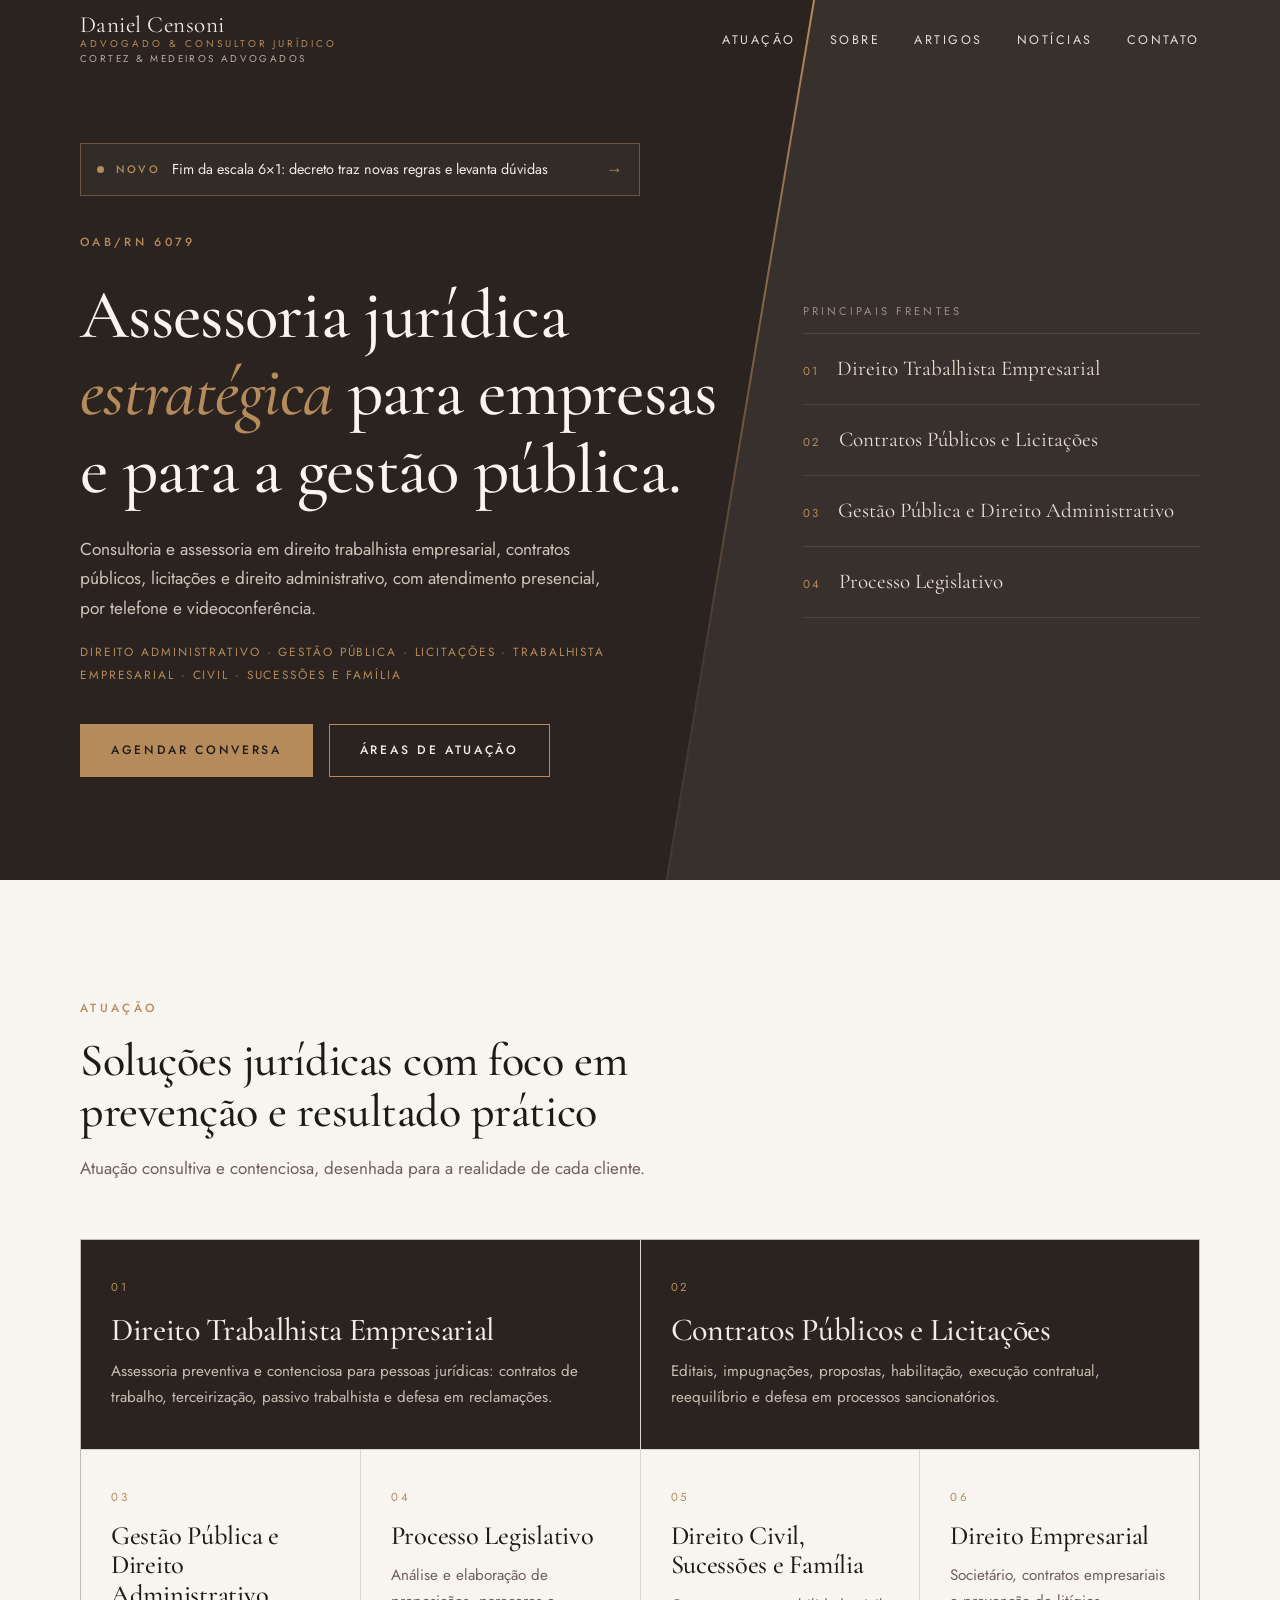
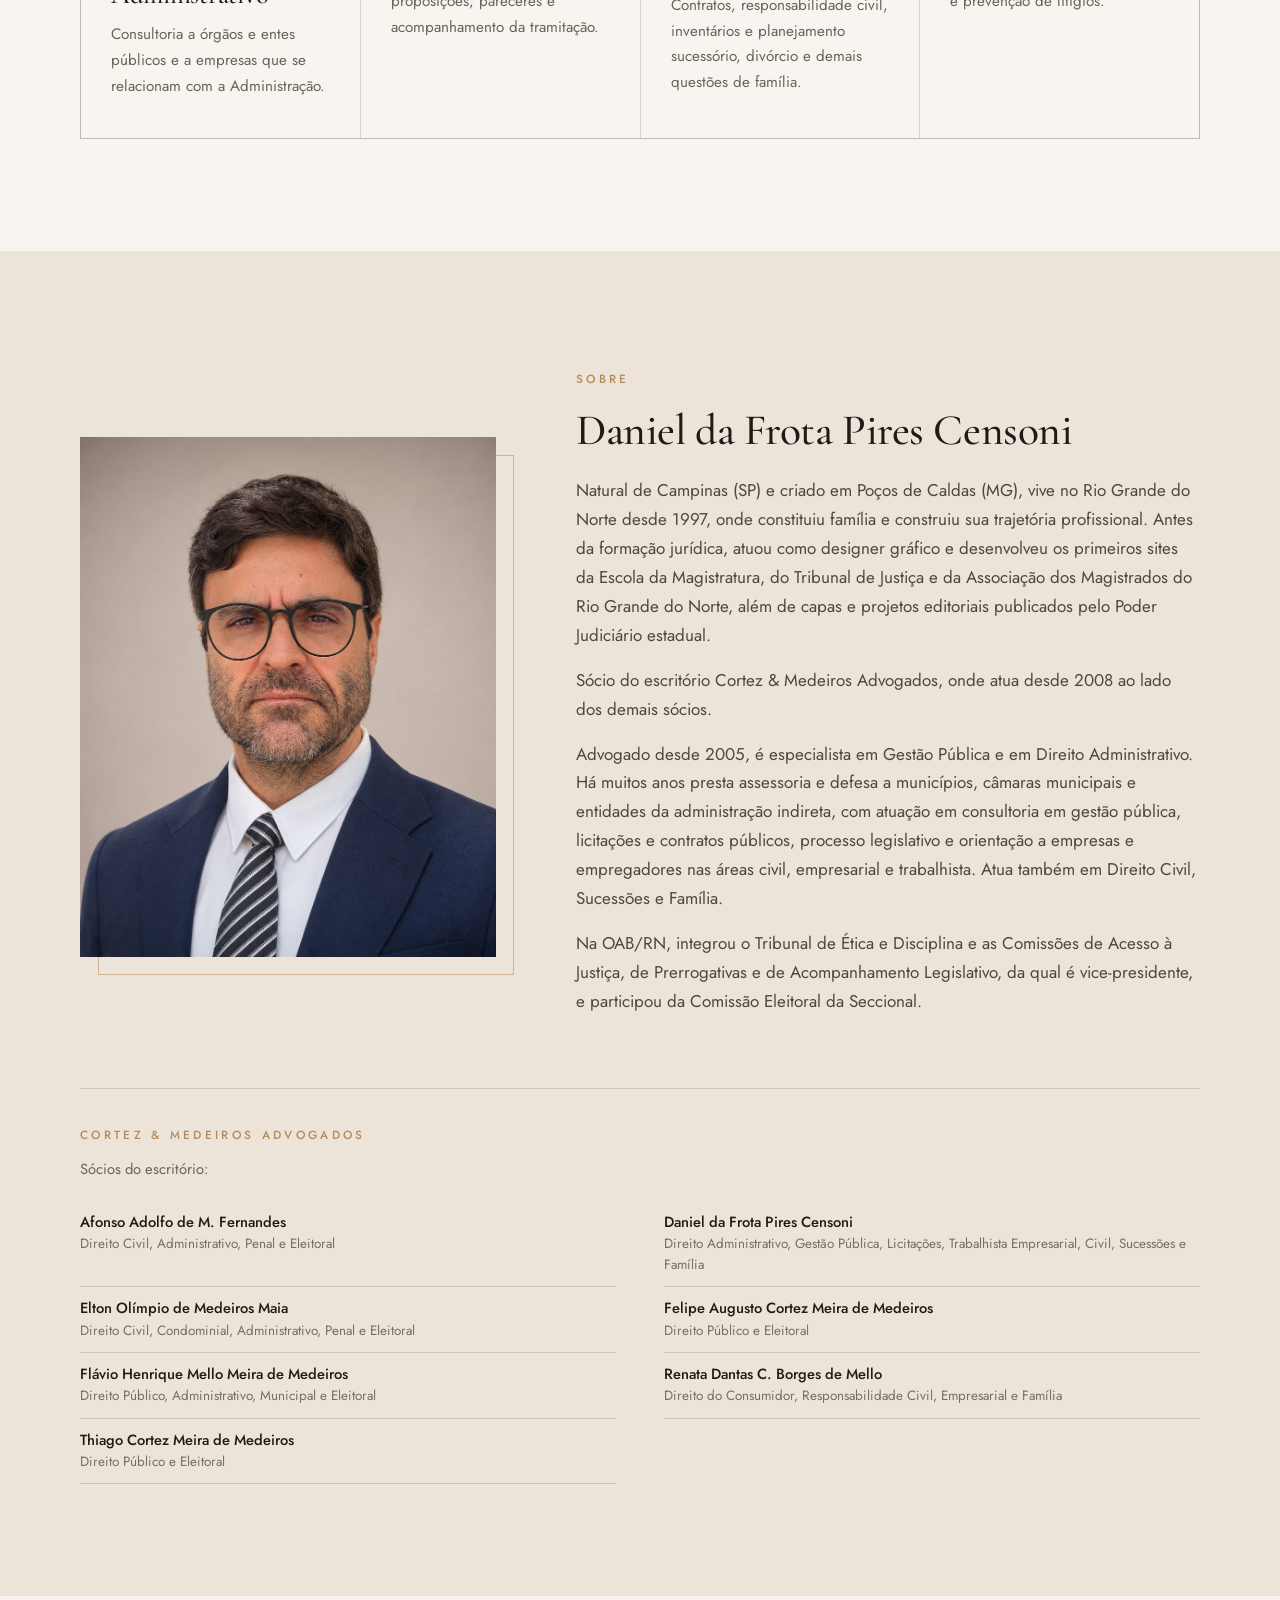
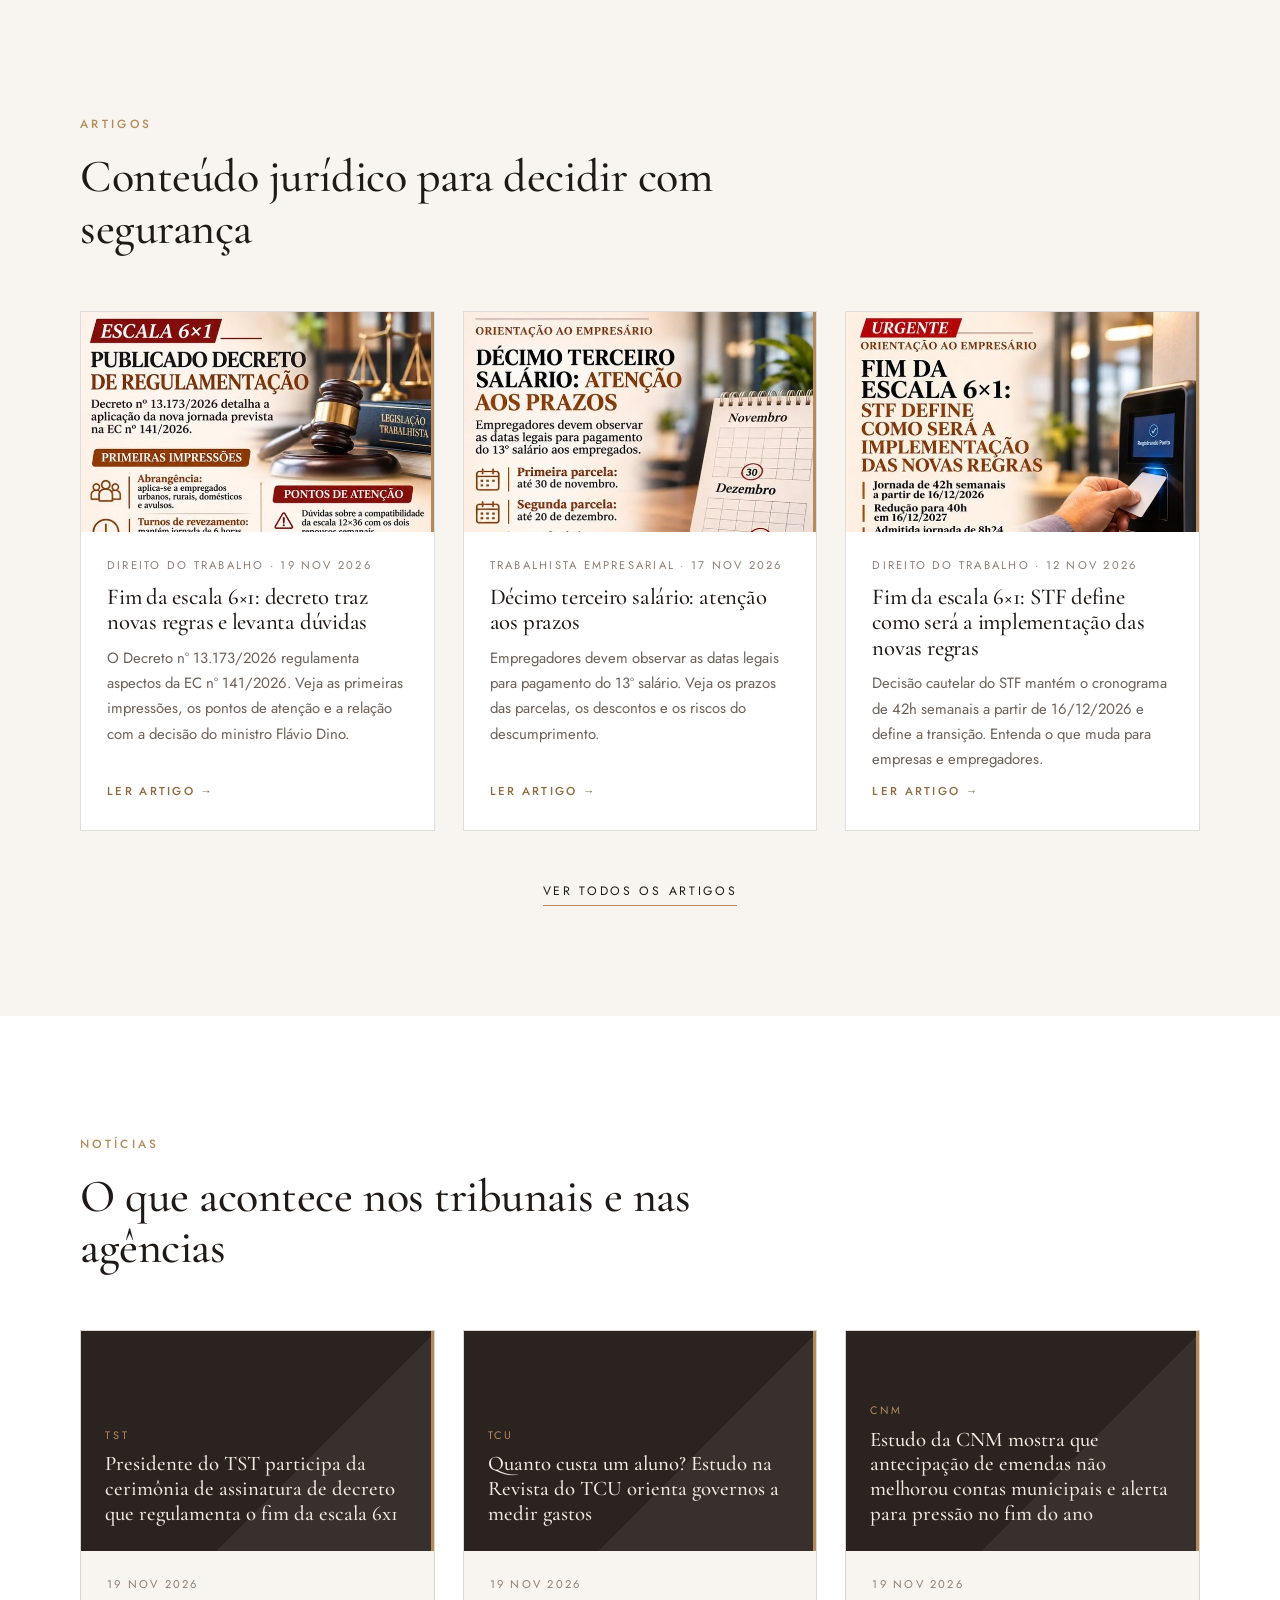
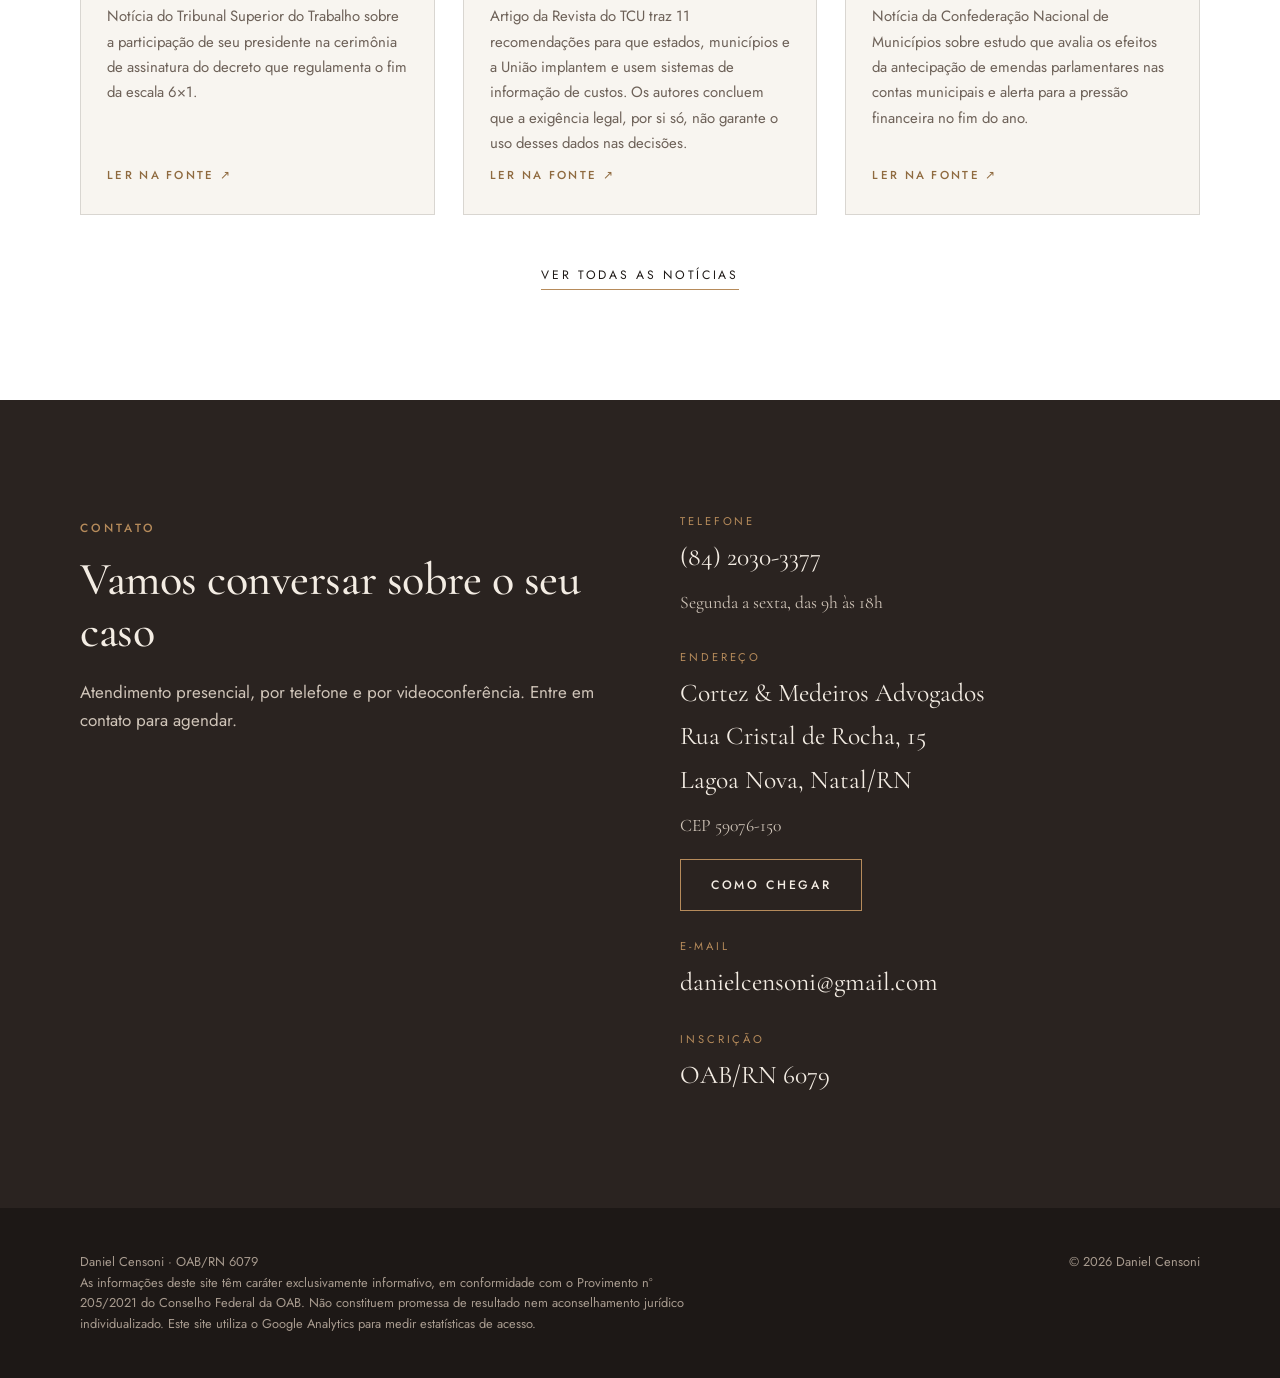
<file: index.html>
<!DOCTYPE html><html lang="pt-BR"><head><meta charset="utf-8"><meta name="viewport" content="width=device-width,initial-scale=1"><script async src="https://www.googletagmanager.com/gtm.js?id=GTM-W6ZTT4NZ"></script><script>window.dataLayer=window.dataLayer||[];function gtag(){dataLayer.push(arguments);}gtag('js',new Date());</script>
<title>Daniel Censoni | Advogado e Consultor Jurídico</title><meta name="description" content="Advogado e consultor jurídico para empresas e gestão pública: direito trabalhista empresarial, contratos públicos, licitações, direito administrativo e processo legislativo.">
<meta property="og:title" content="Daniel Censoni | Advogado e Consultor Jurídico"><meta property="og:description" content="Advogado e consultor jurídico para empresas e gestão pública: direito trabalhista empresarial, contratos públicos, licitações, direito administrativo e processo legislativo."><meta property="og:type" content="website"><meta property="og:locale" content="pt_BR">
<meta name="theme-color" content="#2a2320"><link rel="canonical" href="https://danielcensoni.github.io/"><link rel="preconnect" href="https://fonts.googleapis.com"><link rel="preconnect" href="https://fonts.gstatic.com" crossorigin><link href="https://fonts.googleapis.com/css2?family=Cormorant+Garamond:ital,wght@0,500;0,600;1,500&family=Jost:wght@400;500&display=swap" rel="stylesheet"><link rel="stylesheet" href="style.css"></head><body><header class="top" ><div class="wrap nav"><a class="brand" href="index.html">Daniel Censoni<small>Advogado &amp; Consultor Jurídico</small><small class="sub">Cortez &amp; Medeiros Advogados</small></a>
<button class="burger" aria-label="Menu">&#9776;</button>
<ul class="menu"><li><a href="index.html#areas">Atuação</a></li><li><a href="index.html#sobre">Sobre</a></li><li><a href="artigos.html">Artigos</a></li><li><a href="noticias.html">Notícias</a></li><li><a href="index.html#contato">Contato</a></li></ul></div></header>
<section class="hero"><div class="wrap"><div><a class="newart" href="fim-da-escala-6x1-decreto-traz-novas-regras-e-levanta-duvidas.html"><span class="dot"></span><b>Novo</b><span class="tt">Fim da escala 6×1: decreto traz novas regras e levanta dúvidas</span><i>&rarr;</i></a><span class="eyebrow">OAB/RN 6079</span>
<h1>Assessoria jurídica <em>estratégica</em> para empresas e para a gestão pública.</h1>
<p class="lead">Consultoria e assessoria em direito trabalhista empresarial, contratos públicos, licitações e direito administrativo, com atendimento presencial, por telefone e videoconferência.</p>
<p class="fields">Direito Administrativo &middot; Gestão Pública &middot; Licitações &middot; Trabalhista Empresarial &middot; Civil &middot; Sucessões e Família</p>
<div class="cta"><a class="btn fill" href="#contato">Agendar conversa</a><a class="btn ghost" href="#areas">Áreas de atuação</a></div></div>
<div><div class="tag">Principais frentes</div><ol><li><a href="#area-1">Direito Trabalhista Empresarial</a></li><li><a href="#area-2">Contratos Públicos e Licitações</a></li><li><a href="#area-3">Gestão Pública e Direito Administrativo</a></li><li><a href="#area-4">Processo Legislativo</a></li></ol></div></div></section>
<section id="areas"><div class="wrap"><div class="head rv"><span class="eyebrow">Atuação</span><h2>Soluções jurídicas com foco em prevenção e resultado prático</h2><p>Atuação consultiva e contenciosa, desenhada para a realidade de cada cliente.</p></div><div class="areas"><div id="area-1" class="area rv big"><div class="n">01</div><h3>Direito Trabalhista Empresarial</h3><p>Assessoria preventiva e contenciosa para pessoas jurídicas: contratos de trabalho, terceirização, passivo trabalhista e defesa em reclamações.</p></div><div id="area-2" class="area rv big"><div class="n">02</div><h3>Contratos Públicos e Licitações</h3><p>Editais, impugnações, propostas, habilitação, execução contratual, reequilíbrio e defesa em processos sancionatórios.</p></div><div id="area-3" class="area rv "><div class="n">03</div><h3>Gestão Pública e Direito Administrativo</h3><p>Consultoria a órgãos e entes públicos e a empresas que se relacionam com a Administração.</p></div><div id="area-4" class="area rv "><div class="n">04</div><h3>Processo Legislativo</h3><p>Análise e elaboração de proposições, pareceres e acompanhamento da tramitação.</p></div><div id="area-5" class="area rv "><div class="n">05</div><h3>Direito Civil, Sucessões e Família</h3><p>Contratos, responsabilidade civil, inventários e planejamento sucessório, divórcio e demais questões de família.</p></div><div id="area-6" class="area rv "><div class="n">06</div><h3>Direito Empresarial</h3><p>Societário, contratos empresariais e prevenção de litígios.</p></div></div></div></section>
<section class="about" id="sobre"><div class="wrap"><div class="rv"><div class="frame"><img src="foto.jpg" alt="Daniel Censoni, advogado" width="900" height="1125" loading="lazy"></div></div>
<div class="rv"><span class="eyebrow">Sobre</span><h2>Daniel da Frota Pires Censoni</h2>
<p>Natural de Campinas (SP) e criado em Poços de Caldas (MG), vive no Rio Grande do Norte desde 1997, onde constituiu família e construiu sua trajetória profissional. Antes da formação jurídica, atuou como designer gráfico e desenvolveu os primeiros sites da Escola da Magistratura, do Tribunal de Justiça e da Associação dos Magistrados do Rio Grande do Norte, além de capas e projetos editoriais publicados pelo Poder Judiciário estadual.</p>
<p>Sócio do escritório Cortez &amp; Medeiros Advogados, onde atua desde 2008 ao lado dos demais sócios.</p>
<p>Advogado desde 2005, é especialista em Gestão Pública e em Direito Administrativo. Há muitos anos presta assessoria e defesa a municípios, câmaras municipais e entidades da administração indireta, com atuação em consultoria em gestão pública, licitações e contratos públicos, processo legislativo e orientação a empresas e empregadores nas áreas civil, empresarial e trabalhista. Atua também em Direito Civil, Sucessões e Família.</p>
<p>Na OAB/RN, integrou o Tribunal de Ética e Disciplina e as Comissões de Acesso à Justiça, de Prerrogativas e de Acompanhamento Legislativo, da qual é vice-presidente, e participou da Comissão Eleitoral da Seccional.</p>
</div></div><div class="wrap crew rv"><span class="eyebrow">Cortez &amp; Medeiros Advogados</span><p>Sócios do escritório:</p><ul><li><b>Afonso Adolfo de M. Fernandes</b><span>Direito Civil, Administrativo, Penal e Eleitoral</span></li><li><b>Daniel da Frota Pires Censoni</b><span>Direito Administrativo, Gestão Pública, Licitações, Trabalhista Empresarial, Civil, Sucessões e Família</span></li><li><b>Elton Olímpio de Medeiros Maia</b><span>Direito Civil, Condominial, Administrativo, Penal e Eleitoral</span></li><li><b>Felipe Augusto Cortez Meira de Medeiros</b><span>Direito Público e Eleitoral</span></li><li><b>Flávio Henrique Mello Meira de Medeiros</b><span>Direito Público, Administrativo, Municipal e Eleitoral</span></li><li><b>Renata Dantas C. Borges de Mello</b><span>Direito do Consumidor, Responsabilidade Civil, Empresarial e Família</span></li><li><b>Thiago Cortez Meira de Medeiros</b><span>Direito Público e Eleitoral</span></li></ul></div></section>
<section id="artigos"><div class="wrap"><div class="head rv"><span class="eyebrow">Artigos</span><h2>Conteúdo jurídico para decidir com segurança</h2></div>
<div class="grid3"><a class="card rv" href="fim-da-escala-6x1-decreto-traz-novas-regras-e-levanta-duvidas.html"><div class="cover"><img src="img-fim-da-escala-6x1-decreto.jpg" alt="Fim da escala 6×1: decreto traz novas regras e levanta dúvidas"></div><div class="body"><div class="meta">Direito do Trabalho &middot; 19 nov 2026</div><h3>Fim da escala 6×1: decreto traz novas regras e levanta dúvidas</h3><p>O Decreto nº 13.173/2026 regulamenta aspectos da EC nº 141/2026. Veja as primeiras impressões, os pontos de atenção e a relação com a decisão do ministro Flávio Dino.</p><span class="more">Ler artigo &rarr;</span></div></a><a class="card rv" href="decimo-terceiro-salario-atencao-aos-prazos.html"><div class="cover"><img src="img-13o-salario-prazos.jpg" alt="Décimo terceiro salário: atenção aos prazos"></div><div class="body"><div class="meta">Trabalhista Empresarial &middot; 17 nov 2026</div><h3>Décimo terceiro salário: atenção aos prazos</h3><p>Empregadores devem observar as datas legais para pagamento do 13º salário. Veja os prazos das parcelas, os descontos e os riscos do descumprimento.</p><span class="more">Ler artigo &rarr;</span></div></a><a class="card rv" href="fim-da-escala-6x1-stf-define-como-sera-a-implementacao.html"><div class="cover"><img src="img-fim-da-escala-6x1.jpg" alt="Fim da escala 6×1: STF define como será a implementação das novas regras"></div><div class="body"><div class="meta">Direito do Trabalho &middot; 12 nov 2026</div><h3>Fim da escala 6×1: STF define como será a implementação das novas regras</h3><p>Decisão cautelar do STF mantém o cronograma de 42h semanais a partir de 16/12/2026 e define a transição. Entenda o que muda para empresas e empregadores.</p><span class="more">Ler artigo &rarr;</span></div></a></div><div class="allink"><a href="artigos.html">Ver todos os artigos</a></div></div></section>
<section class="news" id="noticias"><div class="wrap"><div class="head rv"><span class="eyebrow">Notícias</span><h2>O que acontece nos tribunais e nas agências</h2></div>
<div class="grid3"><a class="card rv" href="https://www.tst.jus.br/-/presidente-do-tst-participa-da-cerimonia-de-assinatura-de-decreto-que-regulamenta-o-fim-da-escala-6x1" target="_blank" rel="noopener"><div class="cover"><span>TST</span><b>Presidente do TST participa da cerimônia de assinatura de decreto que regulamenta o fim da escala 6x1</b></div><div class="body"><div class="meta">19 nov 2026</div><p>Notícia do Tribunal Superior do Trabalho sobre a participação de seu presidente na cerimônia de assinatura do decreto que regulamenta o fim da escala 6×1.</p><span class="more">Ler na fonte &#8599;</span></div></a><a class="card rv" href="https://portal.tcu.gov.br/imprensa/noticias/quanto-custa-um-aluno-estudo-na-revista-do-tcu-orienta-governos-a-medir-gastos" target="_blank" rel="noopener"><div class="cover"><span>TCU</span><b>Quanto custa um aluno? Estudo na Revista do TCU orienta governos a medir gastos</b></div><div class="body"><div class="meta">19 nov 2026</div><p>Artigo da Revista do TCU traz 11 recomendações para que estados, municípios e a União implantem e usem sistemas de informação de custos. Os autores concluem que a exigência legal, por si só, não garante o uso desses dados nas decisões.</p><span class="more">Ler na fonte &#8599;</span></div></a><a class="card rv" href="https://cnm.org.br/comunicacao/noticias/estudo-da-cnm-mostra-que-antecipacao-de-emendas-nao-melhorou-contas-municipais-e-alerta-para-pressao-no-fim-do-ano" target="_blank" rel="noopener"><div class="cover"><span>CNM</span><b>Estudo da CNM mostra que antecipação de emendas não melhorou contas municipais e alerta para pressão no fim do ano</b></div><div class="body"><div class="meta">19 nov 2026</div><p>Notícia da Confederação Nacional de Municípios sobre estudo que avalia os efeitos da antecipação de emendas parlamentares nas contas municipais e alerta para a pressão financeira no fim do ano.</p><span class="more">Ler na fonte &#8599;</span></div></a></div><div class="allink"><a href="noticias.html">Ver todas as notícias</a></div></div></section>
<section class="contact" id="contato"><div class="wrap"><div class="rv"><span class="eyebrow">Contato</span><h2>Vamos conversar sobre o seu caso</h2><p>Atendimento presencial, por telefone e por videoconferência. Entre em contato para agendar.</p></div>
<dl class="rv"><div><dt>Telefone</dt><dd><a href="tel:+558420303377">(84) 2030-3377</a><br><span style="font-size:1.1rem;color:#cfc4b8">Segunda a sexta, das 9h às 18h</span></dd></div><div><dt>Endereço</dt><dd>Cortez &amp; Medeiros Advogados<br>Rua Cristal de Rocha, 15<br>Lagoa Nova, Natal/RN<br><span style="font-size:1.1rem;color:#cfc4b8">CEP 59076-150</span></dd><a class="btn ghost" style="margin-top:14px" href="https://www.google.com/maps/search/?api=1&amp;query=Rua+Cristal+de+Rocha+15+Lagoa+Nova+Natal+RN" target="_blank" rel="noopener">Como chegar</a></div><div><dt>E-mail</dt><dd><a href="mailto:danielcensoni@gmail.com">danielcensoni@gmail.com</a></dd></div><div><dt>Inscrição</dt><dd>OAB/RN 6079</dd></div></dl></div></section><footer><div class="wrap"><p>Daniel Censoni &middot; OAB/RN 6079<br>As informações deste site têm caráter exclusivamente informativo, em conformidade com o Provimento nº 205/2021 do Conselho Federal da OAB. Não constituem promessa de resultado nem aconselhamento jurídico individualizado. Este site utiliza o Google Analytics para medir estatísticas de acesso.</p><p>&copy; 2026 Daniel Censoni</p></div></footer><script>
(function(){var h=document.querySelector('header.top');function s(){h.classList.toggle('solid',window.scrollY>20||h.dataset.solid)}s();addEventListener('scroll',s,{passive:true});
var b=document.querySelector('.burger'),m=document.querySelector('.menu');b.addEventListener('click',function(){m.classList.toggle('open')});m.addEventListener('click',function(){m.classList.remove('open')});
var els=document.querySelectorAll('.rv');if('IntersectionObserver' in window){var o=new IntersectionObserver(function(x){x.forEach(function(i){if(i.isIntersecting){i.target.classList.add('in');o.unobserve(i.target)}})},{threshold:.12});els.forEach(function(i){o.observe(i)})}else{els.forEach(function(i){i.classList.add('in')})}})();
</script></body></html>
</file>
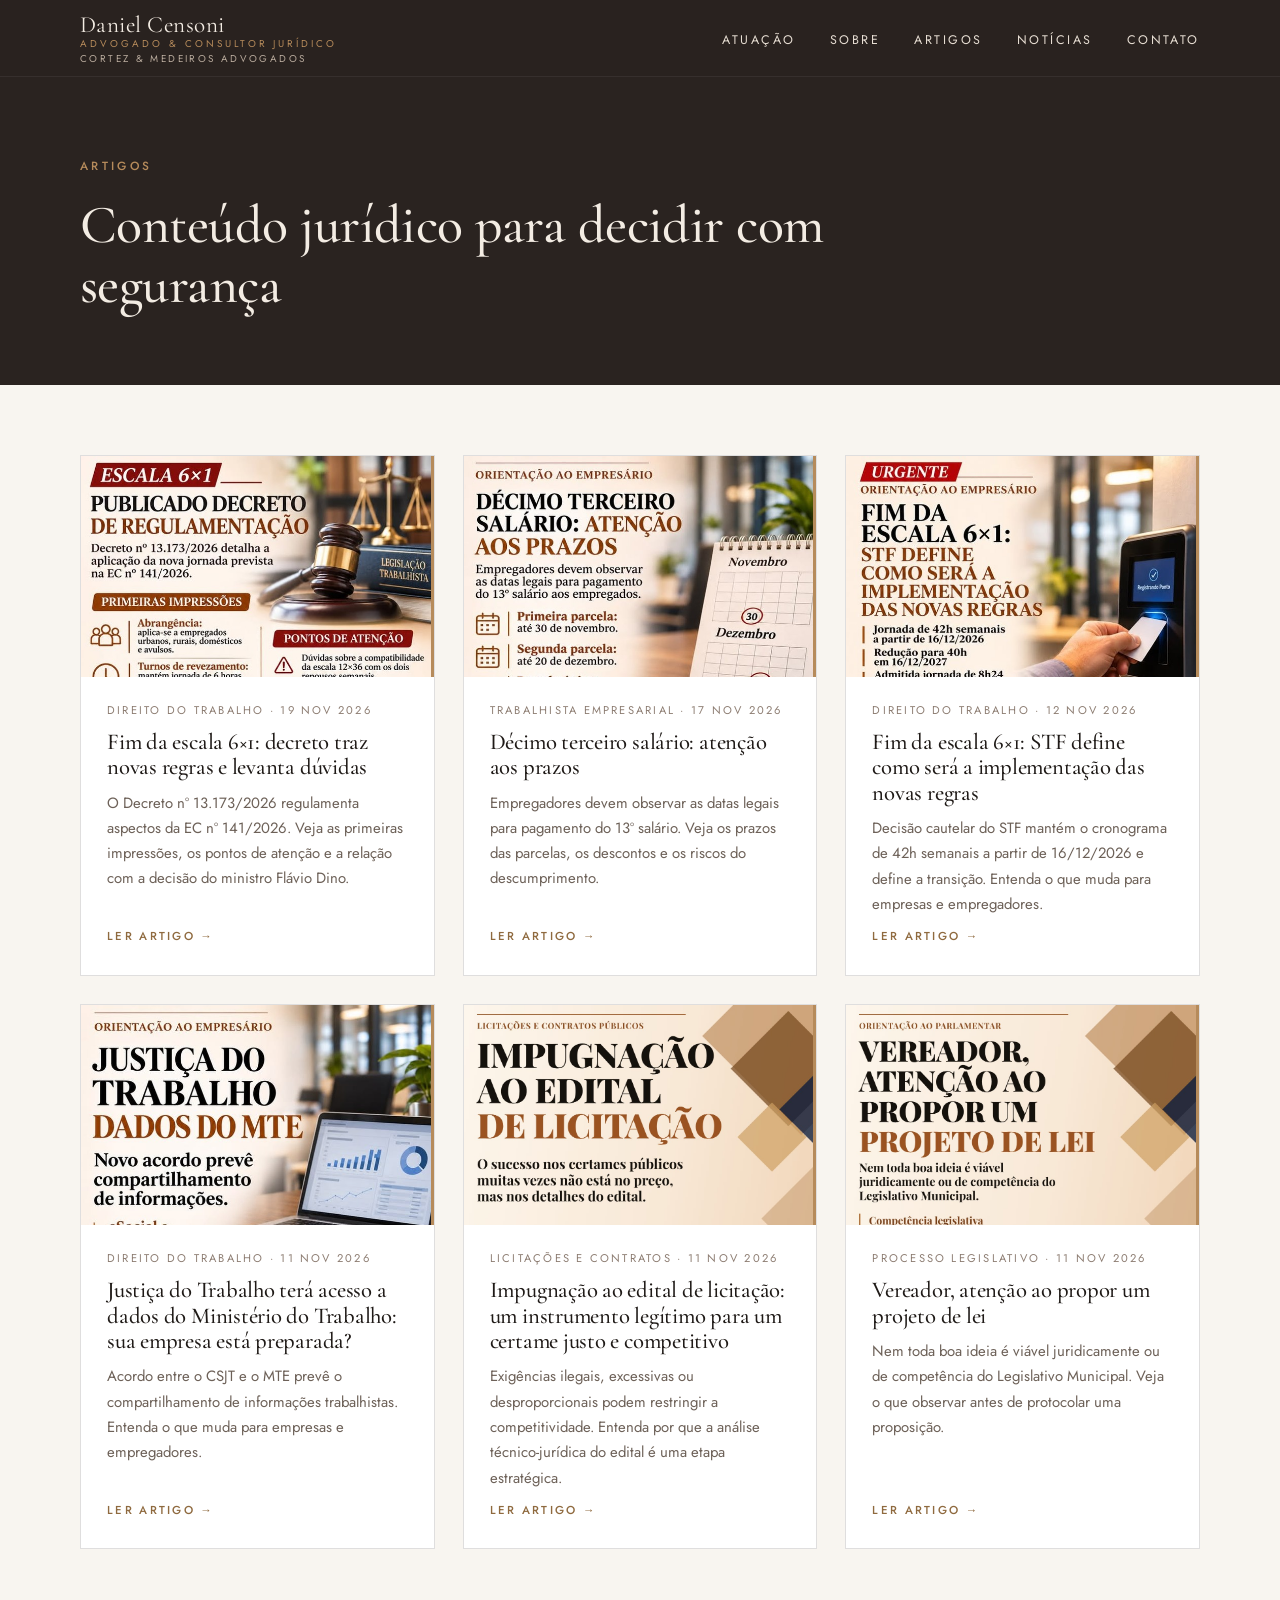
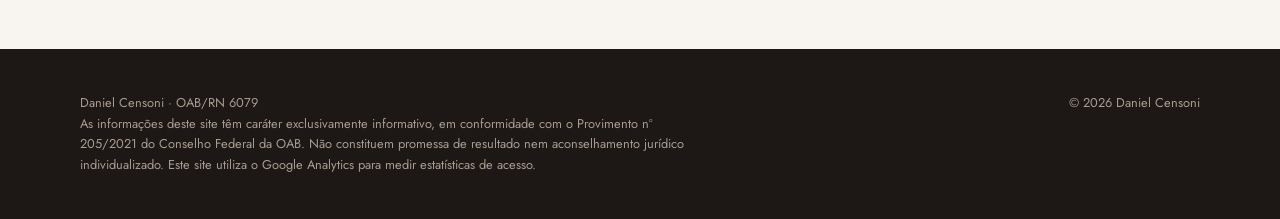
<file: artigos.html>
<!DOCTYPE html><html lang="pt-BR"><head><meta charset="utf-8"><meta name="viewport" content="width=device-width,initial-scale=1"><script async src="https://www.googletagmanager.com/gtm.js?id=GTM-W6ZTT4NZ"></script><script>window.dataLayer=window.dataLayer||[];function gtag(){dataLayer.push(arguments);}gtag('js',new Date());</script>
<title>Artigos | Daniel Censoni</title><meta name="description" content="Artigos jurídicos sobre direito trabalhista empresarial, licitações e contratos públicos.">
<meta property="og:title" content="Artigos | Daniel Censoni"><meta property="og:description" content="Artigos jurídicos sobre direito trabalhista empresarial, licitações e contratos públicos."><meta property="og:type" content="website"><meta property="og:locale" content="pt_BR">
<meta name="theme-color" content="#2a2320"><link rel="canonical" href="https://danielcensoni.github.io/artigos.html"><link rel="preconnect" href="https://fonts.googleapis.com"><link rel="preconnect" href="https://fonts.gstatic.com" crossorigin><link href="https://fonts.googleapis.com/css2?family=Cormorant+Garamond:ital,wght@0,500;0,600;1,500&family=Jost:wght@400;500&display=swap" rel="stylesheet"><link rel="stylesheet" href="style.css"></head><body><header class="top" data-solid="1"><div class="wrap nav"><a class="brand" href="index.html">Daniel Censoni<small>Advogado &amp; Consultor Jurídico</small><small class="sub">Cortez &amp; Medeiros Advogados</small></a>
<button class="burger" aria-label="Menu">&#9776;</button>
<ul class="menu"><li><a href="index.html#areas">Atuação</a></li><li><a href="index.html#sobre">Sobre</a></li><li><a href="artigos.html">Artigos</a></li><li><a href="noticias.html">Notícias</a></li><li><a href="index.html#contato">Contato</a></li></ul></div></header>
<div class="page-hero"><div class="wrap"><span class="eyebrow">Artigos</span><h1>Conteúdo jurídico para decidir com segurança</h1></div></div>
<div class="wrap list-page"><div class="grid3"><a class="card rv" href="fim-da-escala-6x1-decreto-traz-novas-regras-e-levanta-duvidas.html"><div class="cover"><img src="img-fim-da-escala-6x1-decreto.jpg" alt="Fim da escala 6×1: decreto traz novas regras e levanta dúvidas"></div><div class="body"><div class="meta">Direito do Trabalho &middot; 19 nov 2026</div><h3>Fim da escala 6×1: decreto traz novas regras e levanta dúvidas</h3><p>O Decreto nº 13.173/2026 regulamenta aspectos da EC nº 141/2026. Veja as primeiras impressões, os pontos de atenção e a relação com a decisão do ministro Flávio Dino.</p><span class="more">Ler artigo &rarr;</span></div></a><a class="card rv" href="decimo-terceiro-salario-atencao-aos-prazos.html"><div class="cover"><img src="img-13o-salario-prazos.jpg" alt="Décimo terceiro salário: atenção aos prazos"></div><div class="body"><div class="meta">Trabalhista Empresarial &middot; 17 nov 2026</div><h3>Décimo terceiro salário: atenção aos prazos</h3><p>Empregadores devem observar as datas legais para pagamento do 13º salário. Veja os prazos das parcelas, os descontos e os riscos do descumprimento.</p><span class="more">Ler artigo &rarr;</span></div></a><a class="card rv" href="fim-da-escala-6x1-stf-define-como-sera-a-implementacao.html"><div class="cover"><img src="img-fim-da-escala-6x1.jpg" alt="Fim da escala 6×1: STF define como será a implementação das novas regras"></div><div class="body"><div class="meta">Direito do Trabalho &middot; 12 nov 2026</div><h3>Fim da escala 6×1: STF define como será a implementação das novas regras</h3><p>Decisão cautelar do STF mantém o cronograma de 42h semanais a partir de 16/12/2026 e define a transição. Entenda o que muda para empresas e empregadores.</p><span class="more">Ler artigo &rarr;</span></div></a><a class="card rv" href="justica-do-trabalho-acesso-a-dados-do-mte.html"><div class="cover"><img src="img-dados-mte.jpg" alt="Justiça do Trabalho terá acesso a dados do Ministério do Trabalho: sua empresa está preparada?"></div><div class="body"><div class="meta">Direito do Trabalho &middot; 11 nov 2026</div><h3>Justiça do Trabalho terá acesso a dados do Ministério do Trabalho: sua empresa está preparada?</h3><p>Acordo entre o CSJT e o MTE prevê o compartilhamento de informações trabalhistas. Entenda o que muda para empresas e empregadores.</p><span class="more">Ler artigo &rarr;</span></div></a><a class="card rv" href="impugnacao-ao-edital-de-licitacao.html"><div class="cover"><img src="img-impugnacao-edital.jpg" alt="Impugnação ao edital de licitação: um instrumento legítimo para um certame justo e competitivo"></div><div class="body"><div class="meta">Licitações e Contratos &middot; 11 nov 2026</div><h3>Impugnação ao edital de licitação: um instrumento legítimo para um certame justo e competitivo</h3><p>Exigências ilegais, excessivas ou desproporcionais podem restringir a competitividade. Entenda por que a análise técnico-jurídica do edital é uma etapa estratégica.</p><span class="more">Ler artigo &rarr;</span></div></a><a class="card rv" href="vereador-atencao-ao-propor-um-projeto-de-lei.html"><div class="cover"><img src="img-projeto-de-lei-vereador.jpg" alt="Vereador, atenção ao propor um projeto de lei"></div><div class="body"><div class="meta">Processo Legislativo &middot; 11 nov 2026</div><h3>Vereador, atenção ao propor um projeto de lei</h3><p>Nem toda boa ideia é viável juridicamente ou de competência do Legislativo Municipal. Veja o que observar antes de protocolar uma proposição.</p><span class="more">Ler artigo &rarr;</span></div></a></div></div><footer><div class="wrap"><p>Daniel Censoni &middot; OAB/RN 6079<br>As informações deste site têm caráter exclusivamente informativo, em conformidade com o Provimento nº 205/2021 do Conselho Federal da OAB. Não constituem promessa de resultado nem aconselhamento jurídico individualizado. Este site utiliza o Google Analytics para medir estatísticas de acesso.</p><p>&copy; 2026 Daniel Censoni</p></div></footer><script>
(function(){var h=document.querySelector('header.top');function s(){h.classList.toggle('solid',window.scrollY>20||h.dataset.solid)}s();addEventListener('scroll',s,{passive:true});
var b=document.querySelector('.burger'),m=document.querySelector('.menu');b.addEventListener('click',function(){m.classList.toggle('open')});m.addEventListener('click',function(){m.classList.remove('open')});
var els=document.querySelectorAll('.rv');if('IntersectionObserver' in window){var o=new IntersectionObserver(function(x){x.forEach(function(i){if(i.isIntersecting){i.target.classList.add('in');o.unobserve(i.target)}})},{threshold:.12});els.forEach(function(i){o.observe(i)})}else{els.forEach(function(i){i.classList.add('in')})}})();
</script></body></html>
</file>
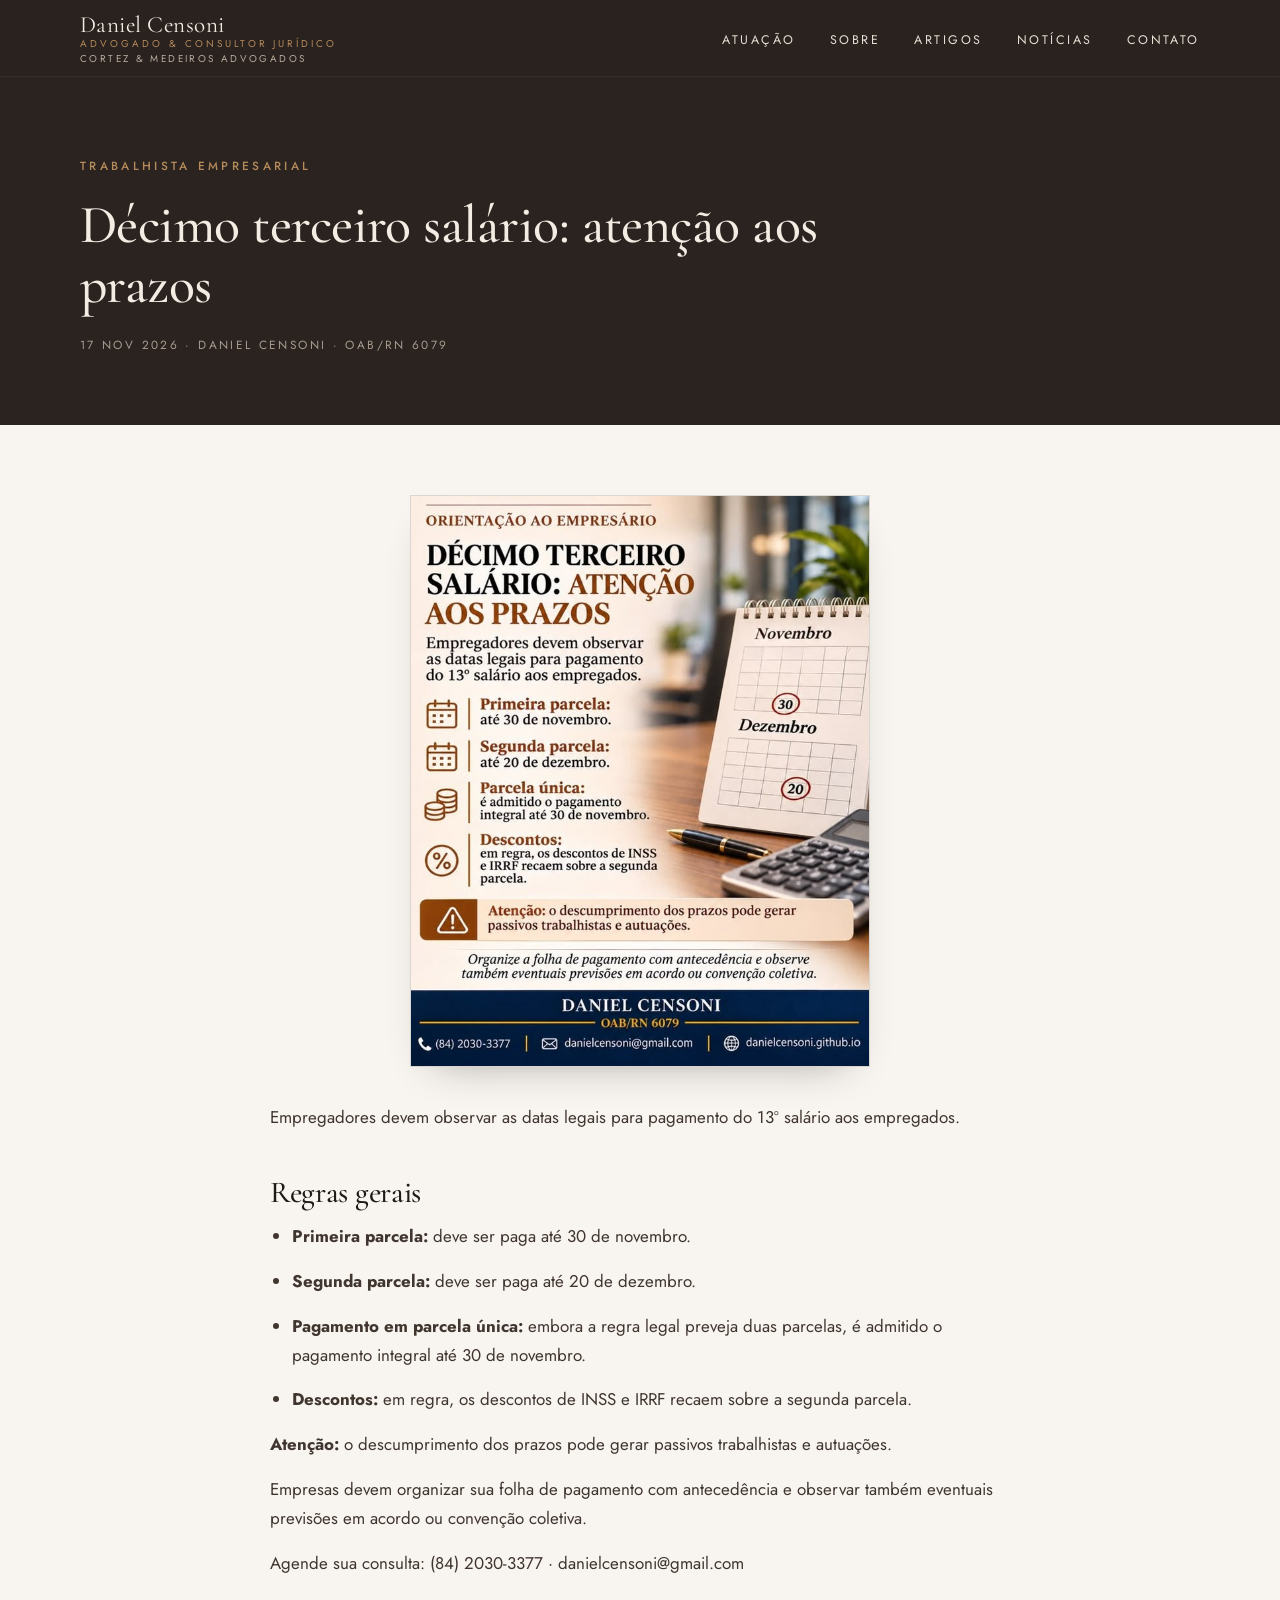
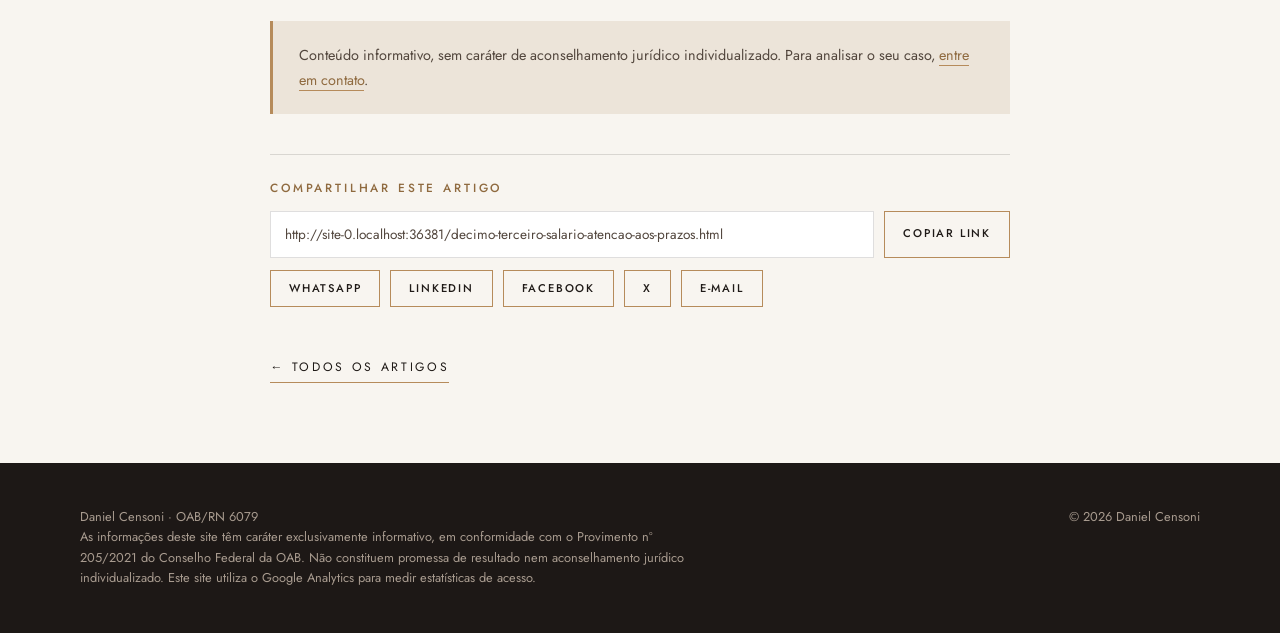
<file: decimo-terceiro-salario-atencao-aos-prazos.html>
<!DOCTYPE html><html lang="pt-BR"><head><meta charset="utf-8"><meta name="viewport" content="width=device-width,initial-scale=1"><script async src="https://www.googletagmanager.com/gtm.js?id=GTM-W6ZTT4NZ"></script><script>window.dataLayer=window.dataLayer||[];function gtag(){dataLayer.push(arguments);}gtag('js',new Date());</script>
<title>Décimo terceiro salário: atenção aos prazos | Daniel Censoni</title><meta name="description" content="Empregadores devem observar as datas legais para pagamento do 13º salário. Veja os prazos das parcelas, os descontos e os riscos do descumprimento.">
<meta property="og:title" content="Décimo terceiro salário: atenção aos prazos | Daniel Censoni"><meta property="og:description" content="Empregadores devem observar as datas legais para pagamento do 13º salário. Veja os prazos das parcelas, os descontos e os riscos do descumprimento."><meta property="og:type" content="website"><meta property="og:locale" content="pt_BR">
<meta name="theme-color" content="#2a2320"><link rel="canonical" href="https://danielcensoni.github.io/decimo-terceiro-salario-atencao-aos-prazos.html"><meta property="og:image" content="https://danielcensoni.github.io/img-13o-salario-prazos.jpg"><meta property="og:url" content="https://danielcensoni.github.io/decimo-terceiro-salario-atencao-aos-prazos.html"><meta name="twitter:card" content="summary_large_image"><link rel="preconnect" href="https://fonts.googleapis.com"><link rel="preconnect" href="https://fonts.gstatic.com" crossorigin><link href="https://fonts.googleapis.com/css2?family=Cormorant+Garamond:ital,wght@0,500;0,600;1,500&family=Jost:wght@400;500&display=swap" rel="stylesheet"><link rel="stylesheet" href="style.css"></head><body><script type="application/ld+json">{"@context":"https://schema.org","@type":"Article","headline":"Décimo terceiro salário: atenção aos prazos","datePublished":"2026-11-17","author":{"@type":"Person","name":"Daniel Censoni"}}</script><header class="top" data-solid="1"><div class="wrap nav"><a class="brand" href="index.html">Daniel Censoni<small>Advogado &amp; Consultor Jurídico</small><small class="sub">Cortez &amp; Medeiros Advogados</small></a>
<button class="burger" aria-label="Menu">&#9776;</button>
<ul class="menu"><li><a href="index.html#areas">Atuação</a></li><li><a href="index.html#sobre">Sobre</a></li><li><a href="artigos.html">Artigos</a></li><li><a href="noticias.html">Notícias</a></li><li><a href="index.html#contato">Contato</a></li></ul></div></header>
<div class="page-hero"><div class="wrap"><span class="eyebrow">Trabalhista Empresarial</span><h1>Décimo terceiro salário: atenção aos prazos</h1><div class="meta">17 nov 2026 &middot; Daniel Censoni &middot; OAB/RN 6079</div></div></div>
<article class="article"><figure class="fig"><img src="img-13o-salario-prazos.jpg" alt="Décimo terceiro salário: atenção aos prazos"></figure>
<p>Empregadores devem observar as datas legais para pagamento do 13º salário aos empregados.</p>
<h2>Regras gerais</h2>
<ul>
<li><strong>Primeira parcela:</strong> deve ser paga até 30 de novembro.</li>
<li><strong>Segunda parcela:</strong> deve ser paga até 20 de dezembro.</li>
<li><strong>Pagamento em parcela única:</strong> embora a regra legal preveja duas parcelas, é admitido o pagamento integral até 30 de novembro.</li>
<li><strong>Descontos:</strong> em regra, os descontos de INSS e IRRF recaem sobre a segunda parcela.</li>
</ul>
<p><strong>Atenção:</strong> o descumprimento dos prazos pode gerar passivos trabalhistas e autuações.</p>
<p>Empresas devem organizar sua folha de pagamento com antecedência e observar também eventuais previsões em acordo ou convenção coletiva.</p>
<p>Agende sua consulta: (84) 2030-3377 &middot; danielcensoni@gmail.com</p>
<div class="note">Conteúdo informativo, sem caráter de aconselhamento jurídico individualizado. Para analisar o seu caso, <a href="index.html#contato" style="color:var(--cu2);border-bottom:1px solid var(--cu)">entre em contato</a>.</div><div class="share" data-title="Décimo terceiro salário: atenção aos prazos"><h3>Compartilhar este artigo</h3>
<div class="linkrow"><input type="text" readonly aria-label="Link do artigo"><button type="button" class="sbtn copy">Copiar link</button></div>
<div class="row"><a class="sbtn" data-k="wa" target="_blank" rel="noopener">WhatsApp</a><a class="sbtn" data-k="li" target="_blank" rel="noopener">LinkedIn</a><a class="sbtn" data-k="fb" target="_blank" rel="noopener">Facebook</a><a class="sbtn" data-k="x" target="_blank" rel="noopener">X</a><a class="sbtn" data-k="em" target="_blank" rel="noopener">E-mail</a><button type="button" class="sbtn native" hidden>Mais opções</button></div></div></article>
<div class="wrap" style="width:min(740px,92%)"><a class="back" href="artigos.html">&larr; Todos os artigos</a></div><script>(function(){var box=document.querySelector('.share');if(!box)return;var url=location.href.split('#')[0],t=box.dataset.title,e=encodeURIComponent,inp=box.querySelector('input'),cp=box.querySelector('.copy');inp.value=url;
var m={wa:'https://wa.me/?text='+e(t+' '+url),li:'https://www.linkedin.com/sharing/share-offsite/?url='+e(url),fb:'https://www.facebook.com/sharer/sharer.php?u='+e(url),x:'https://twitter.com/intent/tweet?text='+e(t)+'&url='+e(url),em:'mailto:?subject='+e(t)+'&body='+e(t)+'%0A%0A'+e(url)};
box.querySelectorAll('a[data-k]').forEach(function(a){a.href=m[a.dataset.k]});
function done(msg){cp.textContent=msg;setTimeout(function(){cp.textContent='Copiar link'},2200)}
function fb(){inp.focus();inp.select();var ok=false;try{ok=document.execCommand('copy')}catch(x){}done(ok?'Link copiado':'Pressione Ctrl+C')}
cp.addEventListener('click',function(){try{navigator.clipboard.writeText(url).then(function(){done('Link copiado')},fb)}catch(x){fb()}});
inp.addEventListener('focus',function(){inp.select()});
var ns=box.querySelector('.native');if(navigator.share){ns.hidden=false;ns.addEventListener('click',function(){navigator.share({title:t,url:url}).catch(function(){})})}})();</script><footer><div class="wrap"><p>Daniel Censoni &middot; OAB/RN 6079<br>As informações deste site têm caráter exclusivamente informativo, em conformidade com o Provimento nº 205/2021 do Conselho Federal da OAB. Não constituem promessa de resultado nem aconselhamento jurídico individualizado. Este site utiliza o Google Analytics para medir estatísticas de acesso.</p><p>&copy; 2026 Daniel Censoni</p></div></footer><script>
(function(){var h=document.querySelector('header.top');function s(){h.classList.toggle('solid',window.scrollY>20||h.dataset.solid)}s();addEventListener('scroll',s,{passive:true});
var b=document.querySelector('.burger'),m=document.querySelector('.menu');b.addEventListener('click',function(){m.classList.toggle('open')});m.addEventListener('click',function(){m.classList.remove('open')});
var els=document.querySelectorAll('.rv');if('IntersectionObserver' in window){var o=new IntersectionObserver(function(x){x.forEach(function(i){if(i.isIntersecting){i.target.classList.add('in');o.unobserve(i.target)}})},{threshold:.12});els.forEach(function(i){o.observe(i)})}else{els.forEach(function(i){i.classList.add('in')})}})();
</script></body></html>
</file>
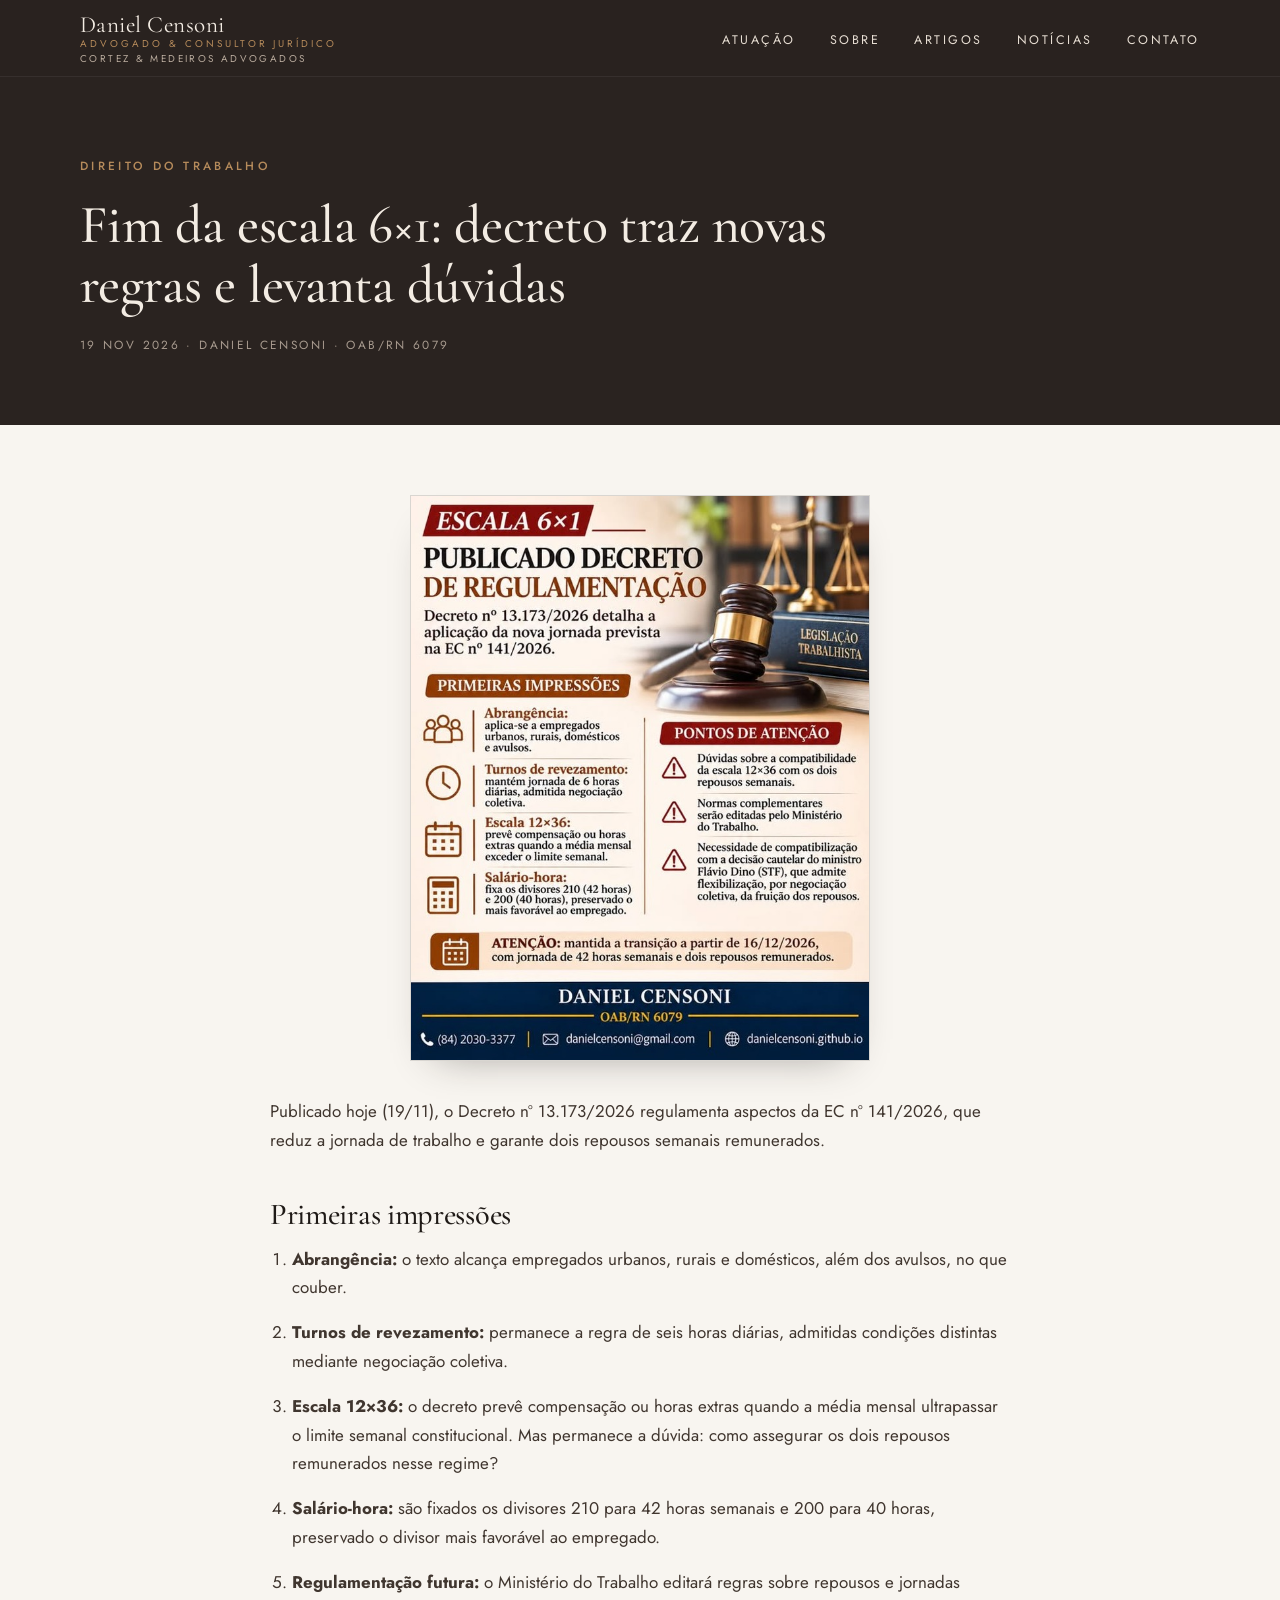
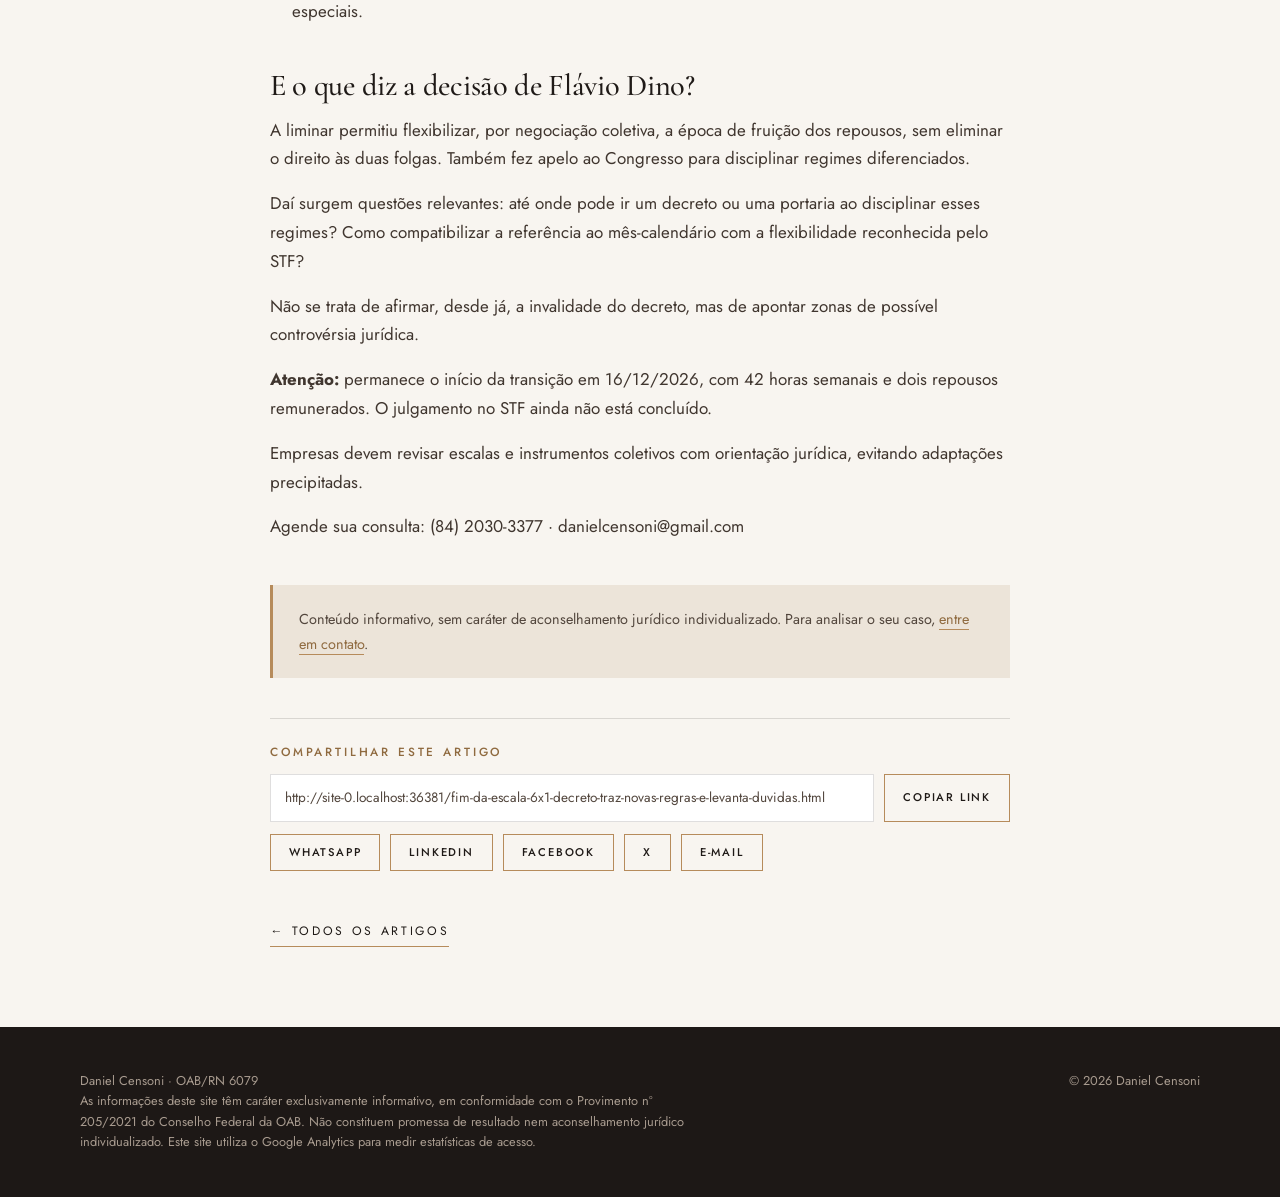
<file: fim-da-escala-6x1-decreto-traz-novas-regras-e-levanta-duvidas.html>
<!DOCTYPE html><html lang="pt-BR"><head><meta charset="utf-8"><meta name="viewport" content="width=device-width,initial-scale=1"><script async src="https://www.googletagmanager.com/gtm.js?id=GTM-W6ZTT4NZ"></script><script>window.dataLayer=window.dataLayer||[];function gtag(){dataLayer.push(arguments);}gtag('js',new Date());</script>
<title>Fim da escala 6×1: decreto traz novas regras e levanta dúvidas | Daniel Censoni</title><meta name="description" content="O Decreto nº 13.173/2026 regulamenta aspectos da EC nº 141/2026. Veja as primeiras impressões, os pontos de atenção e a relação com a decisão do ministro Flávio Dino.">
<meta property="og:title" content="Fim da escala 6×1: decreto traz novas regras e levanta dúvidas | Daniel Censoni"><meta property="og:description" content="O Decreto nº 13.173/2026 regulamenta aspectos da EC nº 141/2026. Veja as primeiras impressões, os pontos de atenção e a relação com a decisão do ministro Flávio Dino."><meta property="og:type" content="website"><meta property="og:locale" content="pt_BR">
<meta name="theme-color" content="#2a2320"><link rel="canonical" href="https://danielcensoni.github.io/fim-da-escala-6x1-decreto-traz-novas-regras-e-levanta-duvidas.html"><meta property="og:image" content="https://danielcensoni.github.io/img-fim-da-escala-6x1-decreto.jpg"><meta property="og:url" content="https://danielcensoni.github.io/fim-da-escala-6x1-decreto-traz-novas-regras-e-levanta-duvidas.html"><meta name="twitter:card" content="summary_large_image"><link rel="preconnect" href="https://fonts.googleapis.com"><link rel="preconnect" href="https://fonts.gstatic.com" crossorigin><link href="https://fonts.googleapis.com/css2?family=Cormorant+Garamond:ital,wght@0,500;0,600;1,500&family=Jost:wght@400;500&display=swap" rel="stylesheet"><link rel="stylesheet" href="style.css"></head><body><script type="application/ld+json">{"@context":"https://schema.org","@type":"Article","headline":"Fim da escala 6×1: decreto traz novas regras e levanta dúvidas","datePublished":"2026-11-19","author":{"@type":"Person","name":"Daniel Censoni"}}</script><header class="top" data-solid="1"><div class="wrap nav"><a class="brand" href="index.html">Daniel Censoni<small>Advogado &amp; Consultor Jurídico</small><small class="sub">Cortez &amp; Medeiros Advogados</small></a>
<button class="burger" aria-label="Menu">&#9776;</button>
<ul class="menu"><li><a href="index.html#areas">Atuação</a></li><li><a href="index.html#sobre">Sobre</a></li><li><a href="artigos.html">Artigos</a></li><li><a href="noticias.html">Notícias</a></li><li><a href="index.html#contato">Contato</a></li></ul></div></header>
<div class="page-hero"><div class="wrap"><span class="eyebrow">Direito do Trabalho</span><h1>Fim da escala 6×1: decreto traz novas regras e levanta dúvidas</h1><div class="meta">19 nov 2026 &middot; Daniel Censoni &middot; OAB/RN 6079</div></div></div>
<article class="article"><figure class="fig"><img src="img-fim-da-escala-6x1-decreto.jpg" alt="Fim da escala 6×1: decreto traz novas regras e levanta dúvidas"></figure>
<p>Publicado hoje (19/11), o Decreto nº 13.173/2026 regulamenta aspectos da EC nº 141/2026, que reduz a jornada de trabalho e garante dois repousos semanais remunerados.</p>
<h2>Primeiras impressões</h2>
<ol>
<li><strong>Abrangência:</strong> o texto alcança empregados urbanos, rurais e domésticos, além dos avulsos, no que couber.</li>
<li><strong>Turnos de revezamento:</strong> permanece a regra de seis horas diárias, admitidas condições distintas mediante negociação coletiva.</li>
<li><strong>Escala 12×36:</strong> o decreto prevê compensação ou horas extras quando a média mensal ultrapassar o limite semanal constitucional. Mas permanece a dúvida: como assegurar os dois repousos remunerados nesse regime?</li>
<li><strong>Salário-hora:</strong> são fixados os divisores 210 para 42 horas semanais e 200 para 40 horas, preservado o divisor mais favorável ao empregado.</li>
<li><strong>Regulamentação futura:</strong> o Ministério do Trabalho editará regras sobre repousos e jornadas especiais.</li>
</ol>
<h2>E o que diz a decisão de Flávio Dino?</h2>
<p>A liminar permitiu flexibilizar, por negociação coletiva, a época de fruição dos repousos, sem eliminar o direito às duas folgas. Também fez apelo ao Congresso para disciplinar regimes diferenciados.</p>
<p>Daí surgem questões relevantes: até onde pode ir um decreto ou uma portaria ao disciplinar esses regimes? Como compatibilizar a referência ao mês-calendário com a flexibilidade reconhecida pelo STF?</p>
<p>Não se trata de afirmar, desde já, a invalidade do decreto, mas de apontar zonas de possível controvérsia jurídica.</p>
<p><strong>Atenção:</strong> permanece o início da transição em 16/12/2026, com 42 horas semanais e dois repousos remunerados. O julgamento no STF ainda não está concluído.</p>
<p>Empresas devem revisar escalas e instrumentos coletivos com orientação jurídica, evitando adaptações precipitadas.</p>
<p>Agende sua consulta: (84) 2030-3377 &middot; danielcensoni@gmail.com</p>
<div class="note">Conteúdo informativo, sem caráter de aconselhamento jurídico individualizado. Para analisar o seu caso, <a href="index.html#contato" style="color:var(--cu2);border-bottom:1px solid var(--cu)">entre em contato</a>.</div><div class="share" data-title="Fim da escala 6×1: decreto traz novas regras e levanta dúvidas"><h3>Compartilhar este artigo</h3>
<div class="linkrow"><input type="text" readonly aria-label="Link do artigo"><button type="button" class="sbtn copy">Copiar link</button></div>
<div class="row"><a class="sbtn" data-k="wa" target="_blank" rel="noopener">WhatsApp</a><a class="sbtn" data-k="li" target="_blank" rel="noopener">LinkedIn</a><a class="sbtn" data-k="fb" target="_blank" rel="noopener">Facebook</a><a class="sbtn" data-k="x" target="_blank" rel="noopener">X</a><a class="sbtn" data-k="em" target="_blank" rel="noopener">E-mail</a><button type="button" class="sbtn native" hidden>Mais opções</button></div></div></article>
<div class="wrap" style="width:min(740px,92%)"><a class="back" href="artigos.html">&larr; Todos os artigos</a></div><script>(function(){var box=document.querySelector('.share');if(!box)return;var url=location.href.split('#')[0],t=box.dataset.title,e=encodeURIComponent,inp=box.querySelector('input'),cp=box.querySelector('.copy');inp.value=url;
var m={wa:'https://wa.me/?text='+e(t+' '+url),li:'https://www.linkedin.com/sharing/share-offsite/?url='+e(url),fb:'https://www.facebook.com/sharer/sharer.php?u='+e(url),x:'https://twitter.com/intent/tweet?text='+e(t)+'&url='+e(url),em:'mailto:?subject='+e(t)+'&body='+e(t)+'%0A%0A'+e(url)};
box.querySelectorAll('a[data-k]').forEach(function(a){a.href=m[a.dataset.k]});
function done(msg){cp.textContent=msg;setTimeout(function(){cp.textContent='Copiar link'},2200)}
function fb(){inp.focus();inp.select();var ok=false;try{ok=document.execCommand('copy')}catch(x){}done(ok?'Link copiado':'Pressione Ctrl+C')}
cp.addEventListener('click',function(){try{navigator.clipboard.writeText(url).then(function(){done('Link copiado')},fb)}catch(x){fb()}});
inp.addEventListener('focus',function(){inp.select()});
var ns=box.querySelector('.native');if(navigator.share){ns.hidden=false;ns.addEventListener('click',function(){navigator.share({title:t,url:url}).catch(function(){})})}})();</script><footer><div class="wrap"><p>Daniel Censoni &middot; OAB/RN 6079<br>As informações deste site têm caráter exclusivamente informativo, em conformidade com o Provimento nº 205/2021 do Conselho Federal da OAB. Não constituem promessa de resultado nem aconselhamento jurídico individualizado. Este site utiliza o Google Analytics para medir estatísticas de acesso.</p><p>&copy; 2026 Daniel Censoni</p></div></footer><script>
(function(){var h=document.querySelector('header.top');function s(){h.classList.toggle('solid',window.scrollY>20||h.dataset.solid)}s();addEventListener('scroll',s,{passive:true});
var b=document.querySelector('.burger'),m=document.querySelector('.menu');b.addEventListener('click',function(){m.classList.toggle('open')});m.addEventListener('click',function(){m.classList.remove('open')});
var els=document.querySelectorAll('.rv');if('IntersectionObserver' in window){var o=new IntersectionObserver(function(x){x.forEach(function(i){if(i.isIntersecting){i.target.classList.add('in');o.unobserve(i.target)}})},{threshold:.12});els.forEach(function(i){o.observe(i)})}else{els.forEach(function(i){i.classList.add('in')})}})();
</script></body></html>
</file>
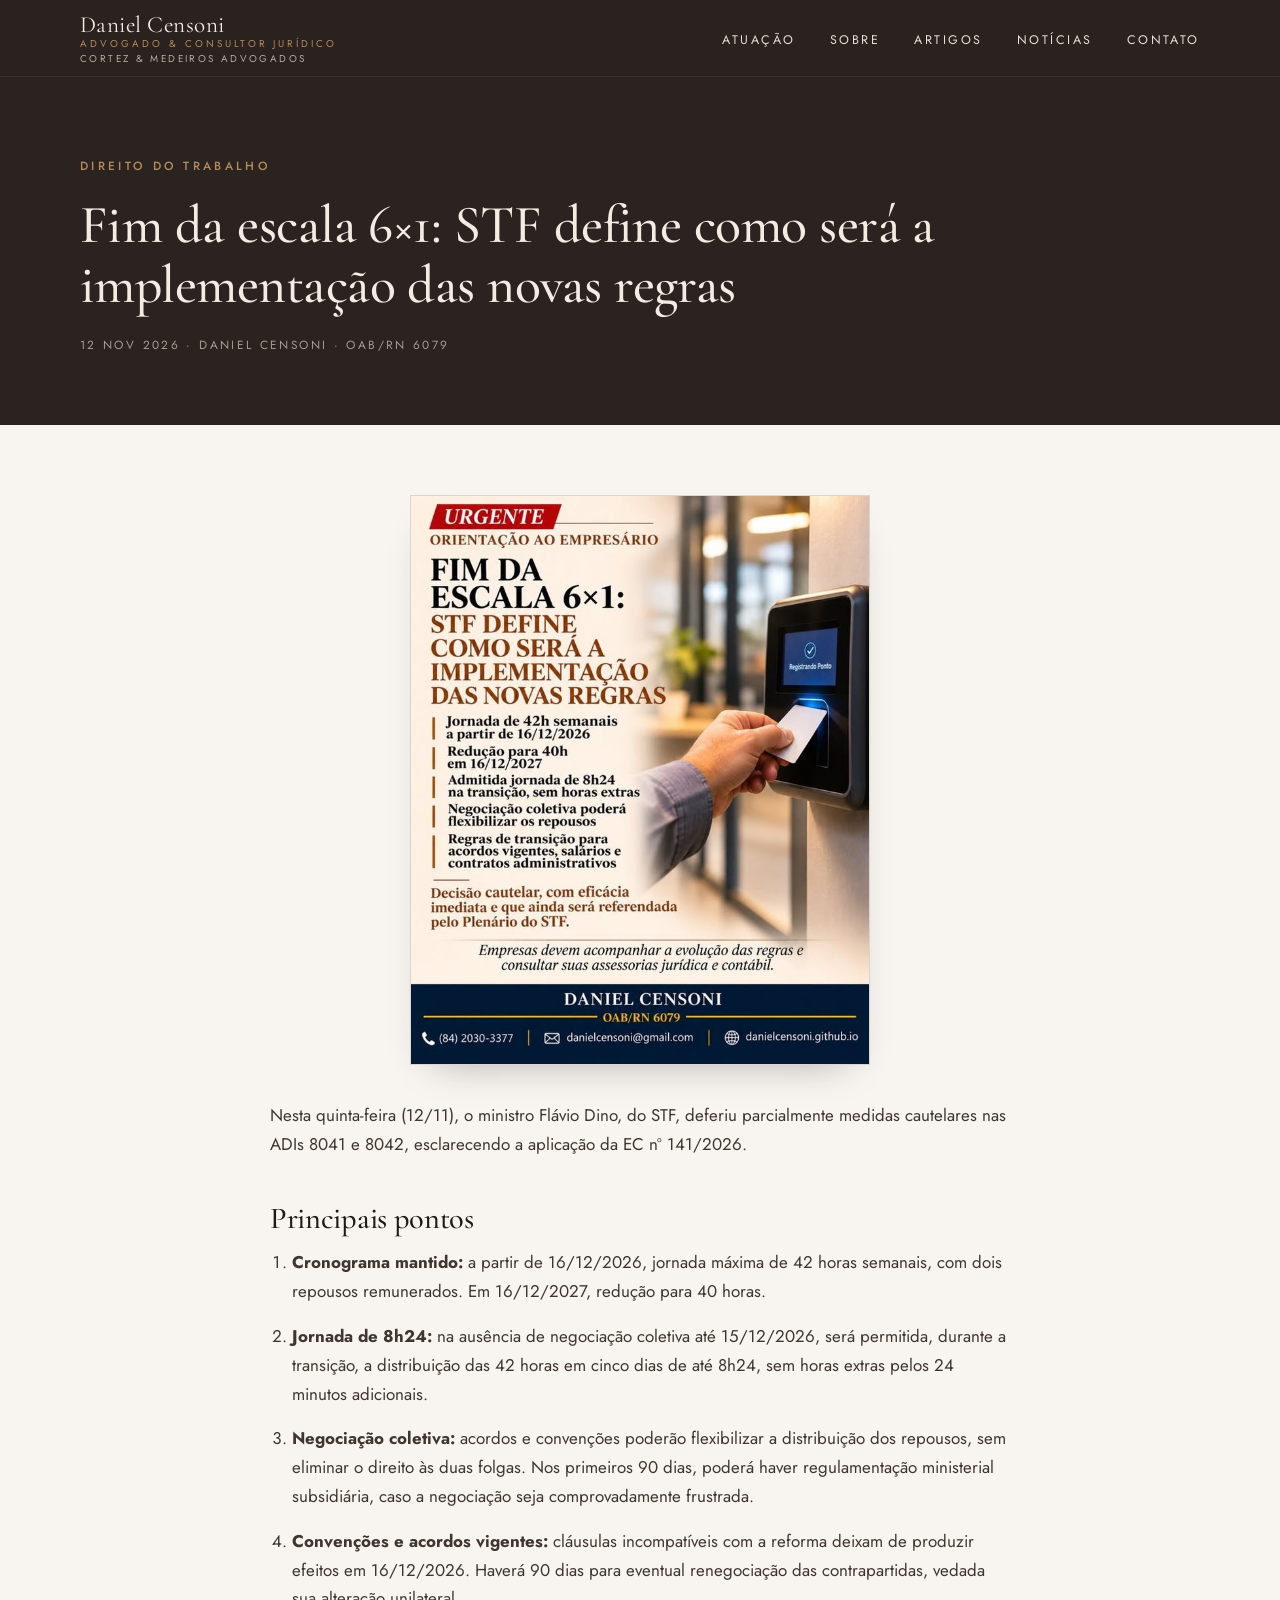
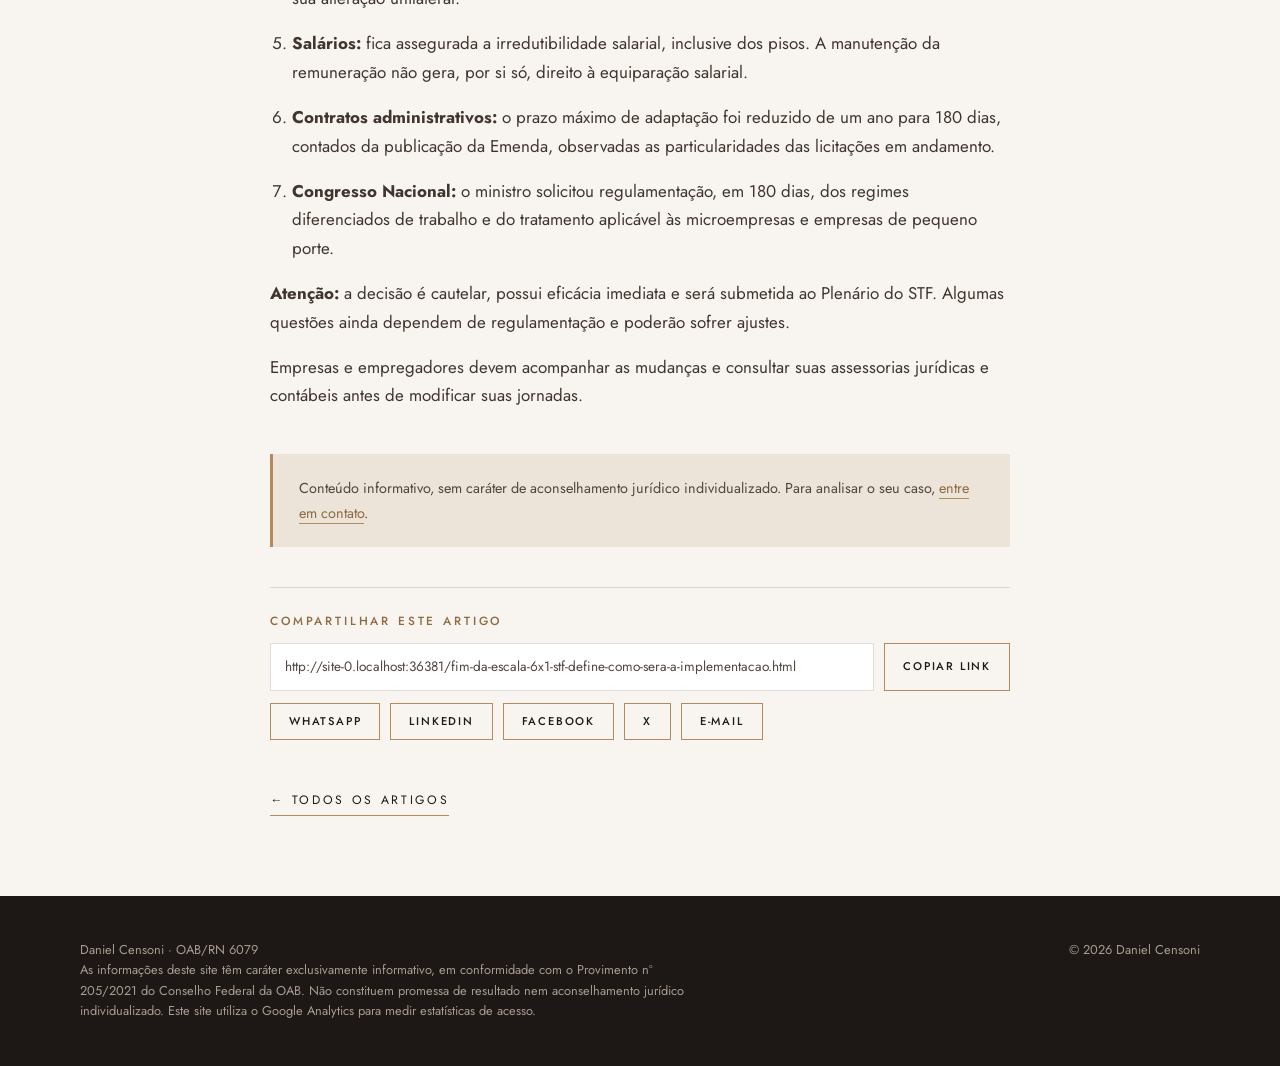
<file: fim-da-escala-6x1-stf-define-como-sera-a-implementacao.html>
<!DOCTYPE html><html lang="pt-BR"><head><meta charset="utf-8"><meta name="viewport" content="width=device-width,initial-scale=1"><script async src="https://www.googletagmanager.com/gtm.js?id=GTM-W6ZTT4NZ"></script><script>window.dataLayer=window.dataLayer||[];function gtag(){dataLayer.push(arguments);}gtag('js',new Date());</script>
<title>Fim da escala 6×1: STF define como será a implementação das novas regras | Daniel Censoni</title><meta name="description" content="Em decisão cautelar nas ADIs 8041 e 8042, o ministro Flávio Dino esclareceu a aplicação da EC nº 141/2026. Veja o cronograma, a jornada de 8h24 e o que muda para as empresas.">
<meta property="og:title" content="Fim da escala 6×1: STF define como será a implementação das novas regras | Daniel Censoni"><meta property="og:description" content="Em decisão cautelar nas ADIs 8041 e 8042, o ministro Flávio Dino esclareceu a aplicação da EC nº 141/2026. Veja o cronograma, a jornada de 8h24 e o que muda para as empresas."><meta property="og:type" content="website"><meta property="og:locale" content="pt_BR">
<meta name="theme-color" content="#2a2320"><link rel="canonical" href="https://danielcensoni.github.io/fim-da-escala-6x1-stf-define-como-sera-a-implementacao.html"><meta property="og:image" content="https://danielcensoni.github.io/img-fim-da-escala-6x1.jpg"><meta property="og:url" content="https://danielcensoni.github.io/fim-da-escala-6x1-stf-define-como-sera-a-implementacao.html"><meta name="twitter:card" content="summary_large_image"><link rel="preconnect" href="https://fonts.googleapis.com"><link rel="preconnect" href="https://fonts.gstatic.com" crossorigin><link href="https://fonts.googleapis.com/css2?family=Cormorant+Garamond:ital,wght@0,500;0,600;1,500&family=Jost:wght@400;500&display=swap" rel="stylesheet"><link rel="stylesheet" href="style.css"></head><body><script type="application/ld+json">{"@context":"https://schema.org","@type":"Article","headline":"Fim da escala 6×1: STF define como será a implementação das novas regras","datePublished":"2026-11-12","author":{"@type":"Person","name":"Daniel Censoni"}}</script><header class="top" data-solid="1"><div class="wrap nav"><a class="brand" href="index.html">Daniel Censoni<small>Advogado &amp; Consultor Jurídico</small><small class="sub">Cortez &amp; Medeiros Advogados</small></a>
<button class="burger" aria-label="Menu">&#9776;</button>
<ul class="menu"><li><a href="index.html#areas">Atuação</a></li><li><a href="index.html#sobre">Sobre</a></li><li><a href="artigos.html">Artigos</a></li><li><a href="noticias.html">Notícias</a></li><li><a href="index.html#contato">Contato</a></li></ul></div></header>
<div class="page-hero"><div class="wrap"><span class="eyebrow">Direito do Trabalho</span><h1>Fim da escala 6×1: STF define como será a implementação das novas regras</h1><div class="meta">12 nov 2026 &middot; Daniel Censoni &middot; OAB/RN 6079</div></div></div>
<article class="article"><figure class="fig"><img src="img-fim-da-escala-6x1.jpg" alt="Fim da escala 6×1: STF define como será a implementação das novas regras"></figure>
<p>Nesta quinta-feira (12/11), o ministro Flávio Dino, do STF, deferiu parcialmente medidas cautelares nas ADIs 8041 e 8042, esclarecendo a aplicação da EC nº 141/2026.</p>
<h2>Principais pontos</h2>
<ol>
<li><strong>Cronograma mantido:</strong> a partir de 16/12/2026, jornada máxima de 42 horas semanais, com dois repousos remunerados. Em 16/12/2027, redução para 40 horas.</li>
<li><strong>Jornada de 8h24:</strong> na ausência de negociação coletiva até 15/12/2026, será permitida, durante a transição, a distribuição das 42 horas em cinco dias de até 8h24, sem horas extras pelos 24 minutos adicionais.</li>
<li><strong>Negociação coletiva:</strong> acordos e convenções poderão flexibilizar a distribuição dos repousos, sem eliminar o direito às duas folgas. Nos primeiros 90 dias, poderá haver regulamentação ministerial subsidiária, caso a negociação seja comprovadamente frustrada.</li>
<li><strong>Convenções e acordos vigentes:</strong> cláusulas incompatíveis com a reforma deixam de produzir efeitos em 16/12/2026. Haverá 90 dias para eventual renegociação das contrapartidas, vedada sua alteração unilateral.</li>
<li><strong>Salários:</strong> fica assegurada a irredutibilidade salarial, inclusive dos pisos. A manutenção da remuneração não gera, por si só, direito à equiparação salarial.</li>
<li><strong>Contratos administrativos:</strong> o prazo máximo de adaptação foi reduzido de um ano para 180 dias, contados da publicação da Emenda, observadas as particularidades das licitações em andamento.</li>
<li><strong>Congresso Nacional:</strong> o ministro solicitou regulamentação, em 180 dias, dos regimes diferenciados de trabalho e do tratamento aplicável às microempresas e empresas de pequeno porte.</li>
</ol>
<p><strong>Atenção:</strong> a decisão é cautelar, possui eficácia imediata e será submetida ao Plenário do STF. Algumas questões ainda dependem de regulamentação e poderão sofrer ajustes.</p>
<p>Empresas e empregadores devem acompanhar as mudanças e consultar suas assessorias jurídicas e contábeis antes de modificar suas jornadas.</p>
<div class="note">Conteúdo informativo, sem caráter de aconselhamento jurídico individualizado. Para analisar o seu caso, <a href="index.html#contato" style="color:var(--cu2);border-bottom:1px solid var(--cu)">entre em contato</a>.</div><div class="share" data-title="Fim da escala 6×1: STF define como será a implementação das novas regras"><h3>Compartilhar este artigo</h3>
<div class="linkrow"><input type="text" readonly aria-label="Link do artigo"><button type="button" class="sbtn copy">Copiar link</button></div>
<div class="row"><a class="sbtn" data-k="wa" target="_blank" rel="noopener">WhatsApp</a><a class="sbtn" data-k="li" target="_blank" rel="noopener">LinkedIn</a><a class="sbtn" data-k="fb" target="_blank" rel="noopener">Facebook</a><a class="sbtn" data-k="x" target="_blank" rel="noopener">X</a><a class="sbtn" data-k="em" target="_blank" rel="noopener">E-mail</a><button type="button" class="sbtn native" hidden>Mais opções</button></div></div></article>
<div class="wrap" style="width:min(740px,92%)"><a class="back" href="artigos.html">&larr; Todos os artigos</a></div><script>(function(){var box=document.querySelector('.share');if(!box)return;var url=location.href.split('#')[0],t=box.dataset.title,e=encodeURIComponent,inp=box.querySelector('input'),cp=box.querySelector('.copy');inp.value=url;
var m={wa:'https://wa.me/?text='+e(t+' '+url),li:'https://www.linkedin.com/sharing/share-offsite/?url='+e(url),fb:'https://www.facebook.com/sharer/sharer.php?u='+e(url),x:'https://twitter.com/intent/tweet?text='+e(t)+'&url='+e(url),em:'mailto:?subject='+e(t)+'&body='+e(t)+'%0A%0A'+e(url)};
box.querySelectorAll('a[data-k]').forEach(function(a){a.href=m[a.dataset.k]});
function done(msg){cp.textContent=msg;setTimeout(function(){cp.textContent='Copiar link'},2200)}
function fb(){inp.focus();inp.select();var ok=false;try{ok=document.execCommand('copy')}catch(x){}done(ok?'Link copiado':'Pressione Ctrl+C')}
cp.addEventListener('click',function(){try{navigator.clipboard.writeText(url).then(function(){done('Link copiado')},fb)}catch(x){fb()}});
inp.addEventListener('focus',function(){inp.select()});
var ns=box.querySelector('.native');if(navigator.share){ns.hidden=false;ns.addEventListener('click',function(){navigator.share({title:t,url:url}).catch(function(){})})}})();</script><footer><div class="wrap"><p>Daniel Censoni &middot; OAB/RN 6079<br>As informações deste site têm caráter exclusivamente informativo, em conformidade com o Provimento nº 205/2021 do Conselho Federal da OAB. Não constituem promessa de resultado nem aconselhamento jurídico individualizado. Este site utiliza o Google Analytics para medir estatísticas de acesso.</p><p>&copy; 2026 Daniel Censoni</p></div></footer><script>
(function(){var h=document.querySelector('header.top');function s(){h.classList.toggle('solid',window.scrollY>20||h.dataset.solid)}s();addEventListener('scroll',s,{passive:true});
var b=document.querySelector('.burger'),m=document.querySelector('.menu');b.addEventListener('click',function(){m.classList.toggle('open')});m.addEventListener('click',function(){m.classList.remove('open')});
var els=document.querySelectorAll('.rv');if('IntersectionObserver' in window){var o=new IntersectionObserver(function(x){x.forEach(function(i){if(i.isIntersecting){i.target.classList.add('in');o.unobserve(i.target)}})},{threshold:.12});els.forEach(function(i){o.observe(i)})}else{els.forEach(function(i){i.classList.add('in')})}})();
</script></body></html>
</file>
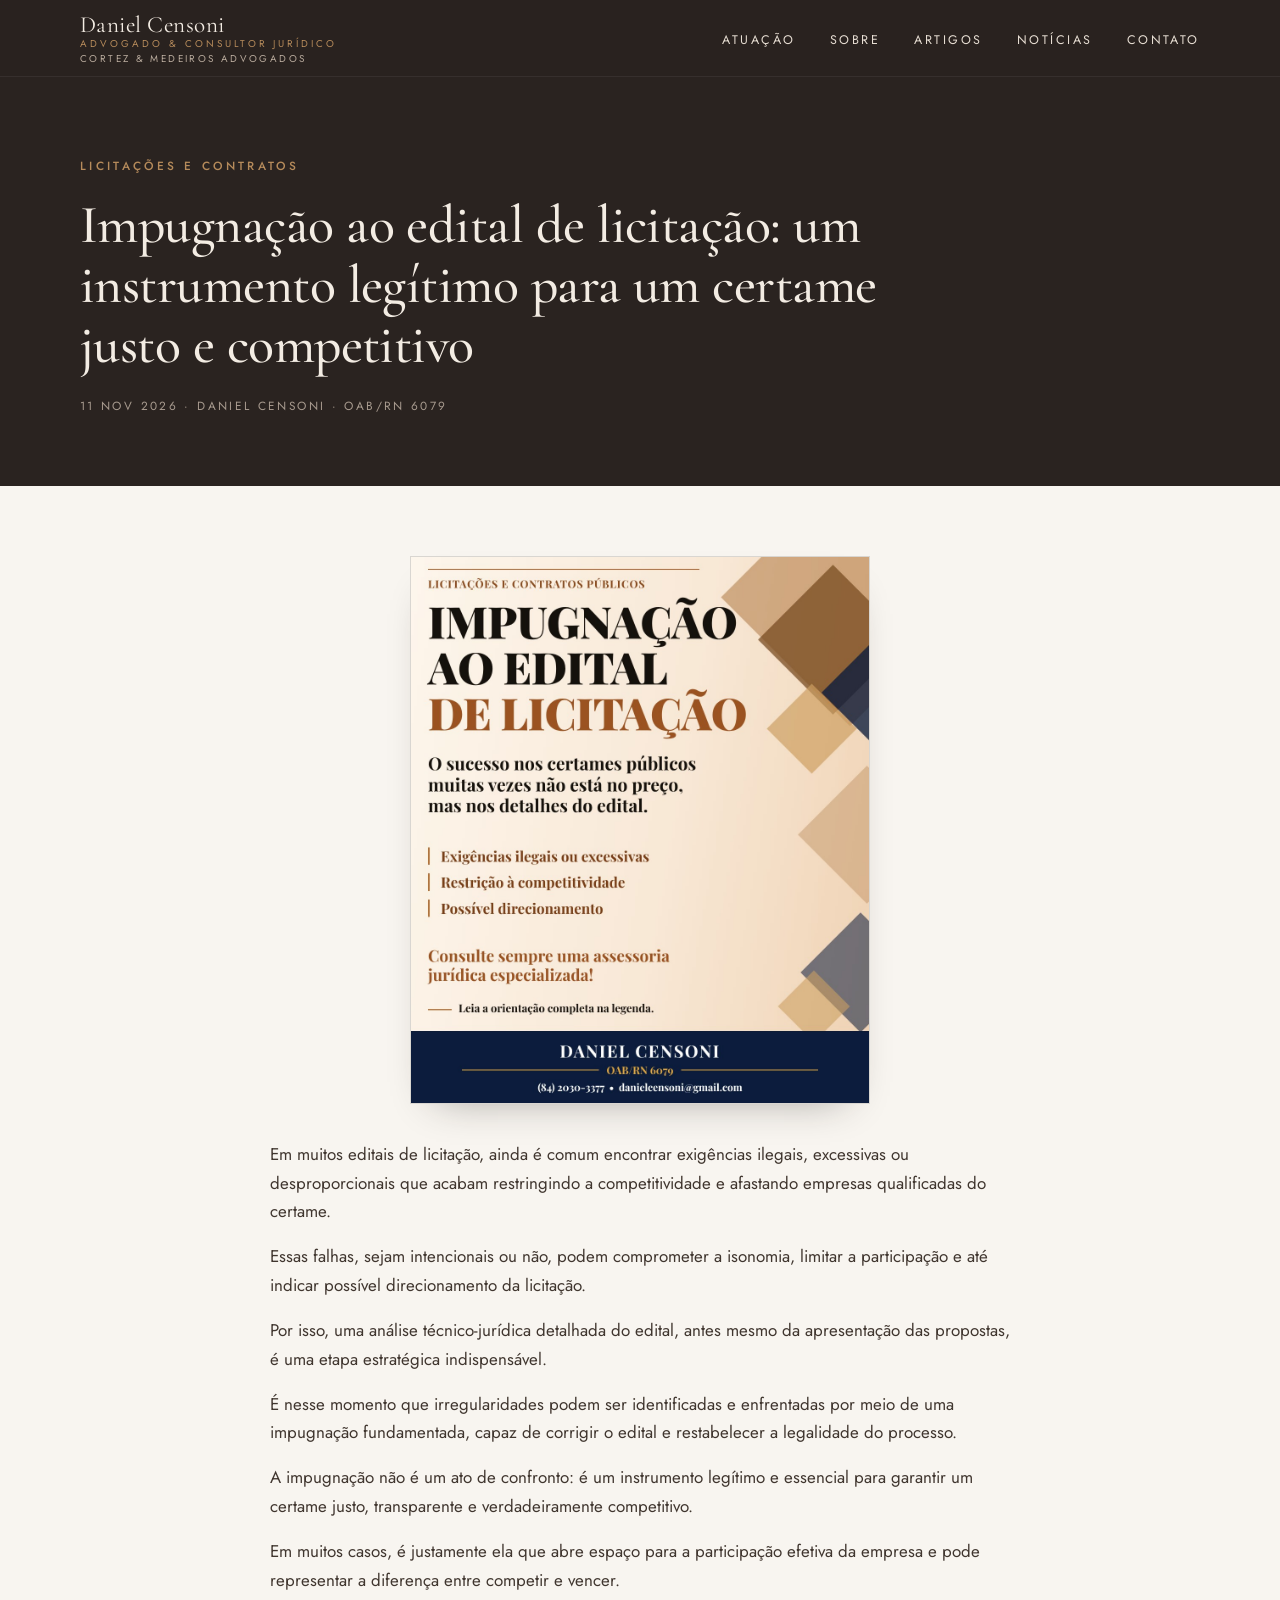
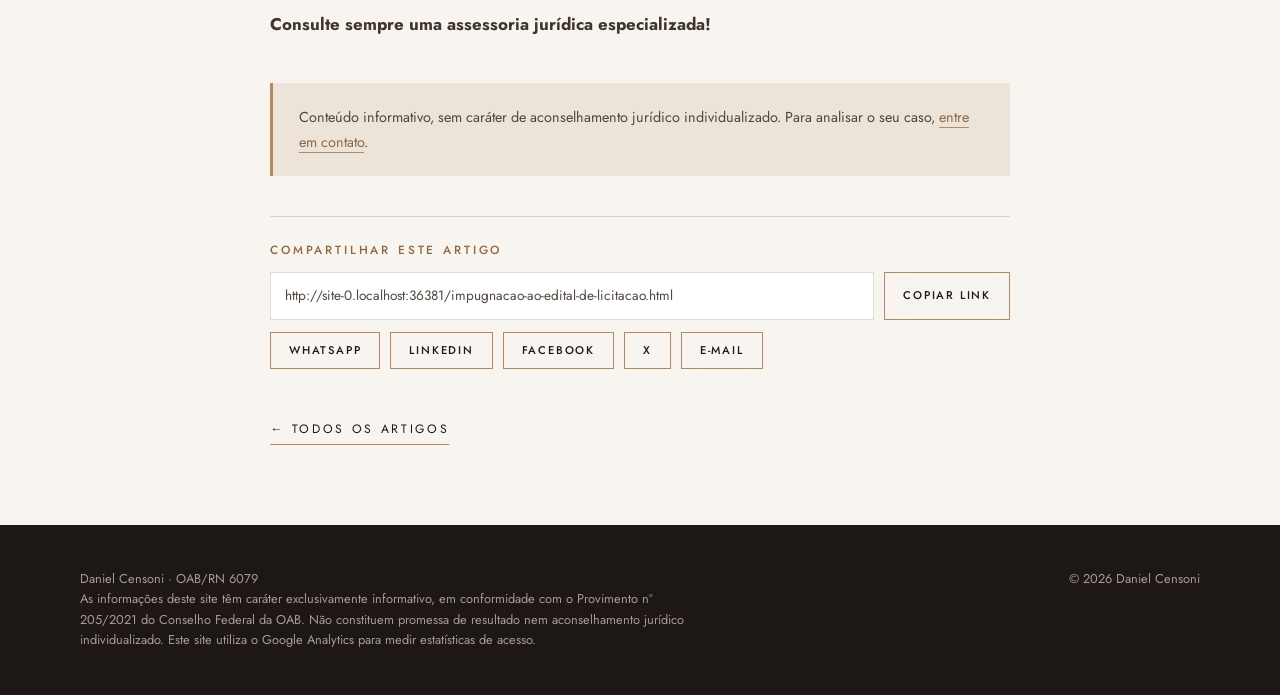
<file: impugnacao-ao-edital-de-licitacao.html>
<!DOCTYPE html><html lang="pt-BR"><head><meta charset="utf-8"><meta name="viewport" content="width=device-width,initial-scale=1"><script async src="https://www.googletagmanager.com/gtm.js?id=GTM-W6ZTT4NZ"></script><script>window.dataLayer=window.dataLayer||[];function gtag(){dataLayer.push(arguments);}gtag('js',new Date());</script>
<title>Impugnação ao edital de licitação: um instrumento legítimo para um certame justo e competitivo | Daniel Censoni</title><meta name="description" content="Exigências ilegais, excessivas ou desproporcionais podem restringir a competitividade. Entenda por que a análise técnico-jurídica do edital é uma etapa estratégica.">
<meta property="og:title" content="Impugnação ao edital de licitação: um instrumento legítimo para um certame justo e competitivo | Daniel Censoni"><meta property="og:description" content="Exigências ilegais, excessivas ou desproporcionais podem restringir a competitividade. Entenda por que a análise técnico-jurídica do edital é uma etapa estratégica."><meta property="og:type" content="website"><meta property="og:locale" content="pt_BR">
<meta name="theme-color" content="#2a2320"><link rel="canonical" href="https://danielcensoni.github.io/impugnacao-ao-edital-de-licitacao.html"><meta property="og:image" content="https://danielcensoni.github.io/img-impugnacao-edital.jpg"><meta property="og:url" content="https://danielcensoni.github.io/impugnacao-ao-edital-de-licitacao.html"><meta name="twitter:card" content="summary_large_image"><link rel="preconnect" href="https://fonts.googleapis.com"><link rel="preconnect" href="https://fonts.gstatic.com" crossorigin><link href="https://fonts.googleapis.com/css2?family=Cormorant+Garamond:ital,wght@0,500;0,600;1,500&family=Jost:wght@400;500&display=swap" rel="stylesheet"><link rel="stylesheet" href="style.css"></head><body><script type="application/ld+json">{"@context":"https://schema.org","@type":"Article","headline":"Impugnação ao edital de licitação: um instrumento legítimo para um certame justo e competitivo","datePublished":"2026-11-11","author":{"@type":"Person","name":"Daniel Censoni"}}</script><header class="top" data-solid="1"><div class="wrap nav"><a class="brand" href="index.html">Daniel Censoni<small>Advogado &amp; Consultor Jurídico</small><small class="sub">Cortez &amp; Medeiros Advogados</small></a>
<button class="burger" aria-label="Menu">&#9776;</button>
<ul class="menu"><li><a href="index.html#areas">Atuação</a></li><li><a href="index.html#sobre">Sobre</a></li><li><a href="artigos.html">Artigos</a></li><li><a href="noticias.html">Notícias</a></li><li><a href="index.html#contato">Contato</a></li></ul></div></header>
<div class="page-hero"><div class="wrap"><span class="eyebrow">Licitações e Contratos</span><h1>Impugnação ao edital de licitação: um instrumento legítimo para um certame justo e competitivo</h1><div class="meta">11 nov 2026 &middot; Daniel Censoni &middot; OAB/RN 6079</div></div></div>
<article class="article"><figure class="fig"><img src="img-impugnacao-edital.jpg" alt="Impugnação ao edital de licitação: um instrumento legítimo para um certame justo e competitivo"></figure>
<p>Em muitos editais de licitação, ainda é comum encontrar exigências ilegais, excessivas ou desproporcionais que acabam restringindo a competitividade e afastando empresas qualificadas do certame.</p>
<p>Essas falhas, sejam intencionais ou não, podem comprometer a isonomia, limitar a participação e até indicar possível direcionamento da licitação.</p>
<p>Por isso, uma análise técnico-jurídica detalhada do edital, antes mesmo da apresentação das propostas, é uma etapa estratégica indispensável.</p>
<p>É nesse momento que irregularidades podem ser identificadas e enfrentadas por meio de uma impugnação fundamentada, capaz de corrigir o edital e restabelecer a legalidade do processo.</p>
<p>A impugnação não é um ato de confronto: é um instrumento legítimo e essencial para garantir um certame justo, transparente e verdadeiramente competitivo.</p>
<p>Em muitos casos, é justamente ela que abre espaço para a participação efetiva da empresa e pode representar a diferença entre competir e vencer.</p>
<p><strong>Consulte sempre uma assessoria jurídica especializada!</strong></p>
<div class="note">Conteúdo informativo, sem caráter de aconselhamento jurídico individualizado. Para analisar o seu caso, <a href="index.html#contato" style="color:var(--cu2);border-bottom:1px solid var(--cu)">entre em contato</a>.</div><div class="share" data-title="Impugnação ao edital de licitação: um instrumento legítimo para um certame justo e competitivo"><h3>Compartilhar este artigo</h3>
<div class="linkrow"><input type="text" readonly aria-label="Link do artigo"><button type="button" class="sbtn copy">Copiar link</button></div>
<div class="row"><a class="sbtn" data-k="wa" target="_blank" rel="noopener">WhatsApp</a><a class="sbtn" data-k="li" target="_blank" rel="noopener">LinkedIn</a><a class="sbtn" data-k="fb" target="_blank" rel="noopener">Facebook</a><a class="sbtn" data-k="x" target="_blank" rel="noopener">X</a><a class="sbtn" data-k="em" target="_blank" rel="noopener">E-mail</a><button type="button" class="sbtn native" hidden>Mais opções</button></div></div></article>
<div class="wrap" style="width:min(740px,92%)"><a class="back" href="artigos.html">&larr; Todos os artigos</a></div><script>(function(){var box=document.querySelector('.share');if(!box)return;var url=location.href.split('#')[0],t=box.dataset.title,e=encodeURIComponent,inp=box.querySelector('input'),cp=box.querySelector('.copy');inp.value=url;
var m={wa:'https://wa.me/?text='+e(t+' '+url),li:'https://www.linkedin.com/sharing/share-offsite/?url='+e(url),fb:'https://www.facebook.com/sharer/sharer.php?u='+e(url),x:'https://twitter.com/intent/tweet?text='+e(t)+'&url='+e(url),em:'mailto:?subject='+e(t)+'&body='+e(t)+'%0A%0A'+e(url)};
box.querySelectorAll('a[data-k]').forEach(function(a){a.href=m[a.dataset.k]});
function done(msg){cp.textContent=msg;setTimeout(function(){cp.textContent='Copiar link'},2200)}
function fb(){inp.focus();inp.select();var ok=false;try{ok=document.execCommand('copy')}catch(x){}done(ok?'Link copiado':'Pressione Ctrl+C')}
cp.addEventListener('click',function(){try{navigator.clipboard.writeText(url).then(function(){done('Link copiado')},fb)}catch(x){fb()}});
inp.addEventListener('focus',function(){inp.select()});
var ns=box.querySelector('.native');if(navigator.share){ns.hidden=false;ns.addEventListener('click',function(){navigator.share({title:t,url:url}).catch(function(){})})}})();</script><footer><div class="wrap"><p>Daniel Censoni &middot; OAB/RN 6079<br>As informações deste site têm caráter exclusivamente informativo, em conformidade com o Provimento nº 205/2021 do Conselho Federal da OAB. Não constituem promessa de resultado nem aconselhamento jurídico individualizado. Este site utiliza o Google Analytics para medir estatísticas de acesso.</p><p>&copy; 2026 Daniel Censoni</p></div></footer><script>
(function(){var h=document.querySelector('header.top');function s(){h.classList.toggle('solid',window.scrollY>20||h.dataset.solid)}s();addEventListener('scroll',s,{passive:true});
var b=document.querySelector('.burger'),m=document.querySelector('.menu');b.addEventListener('click',function(){m.classList.toggle('open')});m.addEventListener('click',function(){m.classList.remove('open')});
var els=document.querySelectorAll('.rv');if('IntersectionObserver' in window){var o=new IntersectionObserver(function(x){x.forEach(function(i){if(i.isIntersecting){i.target.classList.add('in');o.unobserve(i.target)}})},{threshold:.12});els.forEach(function(i){o.observe(i)})}else{els.forEach(function(i){i.classList.add('in')})}})();
</script></body></html>
</file>
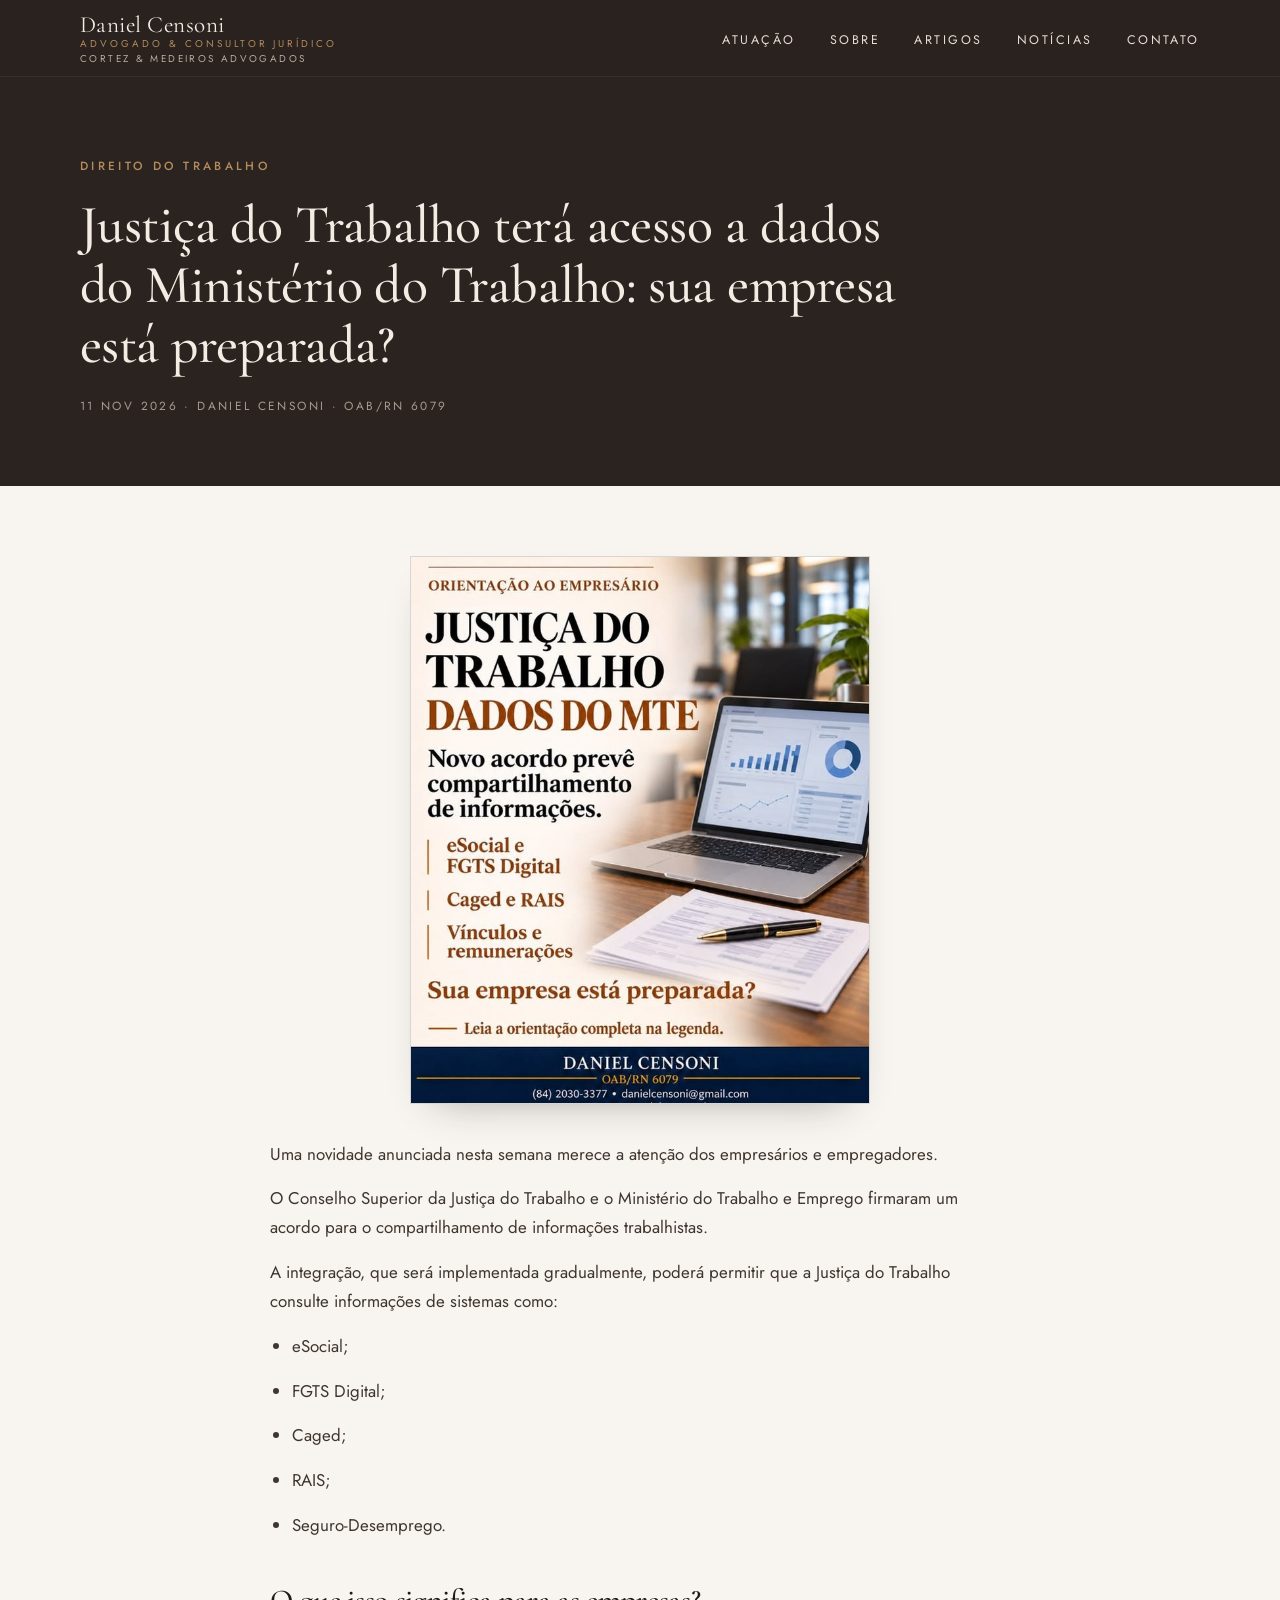
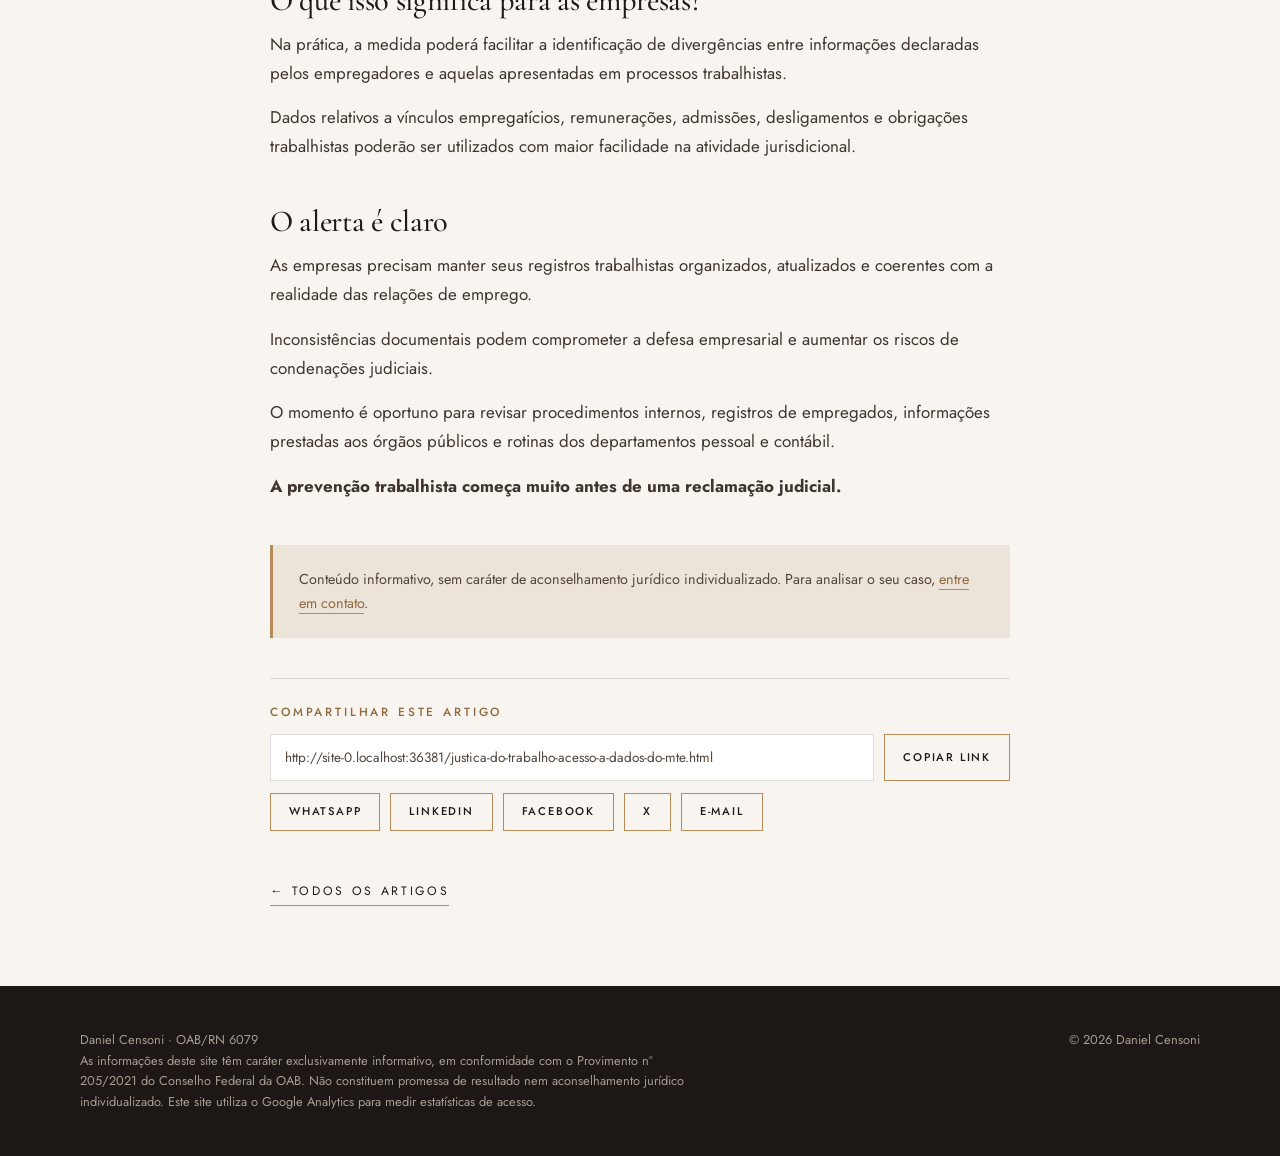
<file: justica-do-trabalho-acesso-a-dados-do-mte.html>
<!DOCTYPE html><html lang="pt-BR"><head><meta charset="utf-8"><meta name="viewport" content="width=device-width,initial-scale=1"><script async src="https://www.googletagmanager.com/gtm.js?id=GTM-W6ZTT4NZ"></script><script>window.dataLayer=window.dataLayer||[];function gtag(){dataLayer.push(arguments);}gtag('js',new Date());</script>
<title>Justiça do Trabalho terá acesso a dados do Ministério do Trabalho: sua empresa está preparada? | Daniel Censoni</title><meta name="description" content="Acordo entre o CSJT e o MTE prevê o compartilhamento de informações trabalhistas. Entenda o que muda para empresas e empregadores.">
<meta property="og:title" content="Justiça do Trabalho terá acesso a dados do Ministério do Trabalho: sua empresa está preparada? | Daniel Censoni"><meta property="og:description" content="Acordo entre o CSJT e o MTE prevê o compartilhamento de informações trabalhistas. Entenda o que muda para empresas e empregadores."><meta property="og:type" content="website"><meta property="og:locale" content="pt_BR">
<meta name="theme-color" content="#2a2320"><link rel="canonical" href="https://danielcensoni.github.io/justica-do-trabalho-acesso-a-dados-do-mte.html"><meta property="og:image" content="https://danielcensoni.github.io/img-dados-mte.jpg"><meta property="og:url" content="https://danielcensoni.github.io/justica-do-trabalho-acesso-a-dados-do-mte.html"><meta name="twitter:card" content="summary_large_image"><link rel="preconnect" href="https://fonts.googleapis.com"><link rel="preconnect" href="https://fonts.gstatic.com" crossorigin><link href="https://fonts.googleapis.com/css2?family=Cormorant+Garamond:ital,wght@0,500;0,600;1,500&family=Jost:wght@400;500&display=swap" rel="stylesheet"><link rel="stylesheet" href="style.css"></head><body><script type="application/ld+json">{"@context":"https://schema.org","@type":"Article","headline":"Justiça do Trabalho terá acesso a dados do Ministério do Trabalho: sua empresa está preparada?","datePublished":"2026-11-11","author":{"@type":"Person","name":"Daniel Censoni"}}</script><header class="top" data-solid="1"><div class="wrap nav"><a class="brand" href="index.html">Daniel Censoni<small>Advogado &amp; Consultor Jurídico</small><small class="sub">Cortez &amp; Medeiros Advogados</small></a>
<button class="burger" aria-label="Menu">&#9776;</button>
<ul class="menu"><li><a href="index.html#areas">Atuação</a></li><li><a href="index.html#sobre">Sobre</a></li><li><a href="artigos.html">Artigos</a></li><li><a href="noticias.html">Notícias</a></li><li><a href="index.html#contato">Contato</a></li></ul></div></header>
<div class="page-hero"><div class="wrap"><span class="eyebrow">Direito do Trabalho</span><h1>Justiça do Trabalho terá acesso a dados do Ministério do Trabalho: sua empresa está preparada?</h1><div class="meta">11 nov 2026 &middot; Daniel Censoni &middot; OAB/RN 6079</div></div></div>
<article class="article"><figure class="fig"><img src="img-dados-mte.jpg" alt="Justiça do Trabalho terá acesso a dados do Ministério do Trabalho: sua empresa está preparada?"></figure>
<p>Uma novidade anunciada nesta semana merece a atenção dos empresários e empregadores.</p>
<p>O Conselho Superior da Justiça do Trabalho e o Ministério do Trabalho e Emprego firmaram um acordo para o compartilhamento de informações trabalhistas.</p>
<p>A integração, que será implementada gradualmente, poderá permitir que a Justiça do Trabalho consulte informações de sistemas como:</p>
<ul>
<li>eSocial;</li>
<li>FGTS Digital;</li>
<li>Caged;</li>
<li>RAIS;</li>
<li>Seguro-Desemprego.</li>
</ul>
<h2>O que isso significa para as empresas?</h2>
<p>Na prática, a medida poderá facilitar a identificação de divergências entre informações declaradas pelos empregadores e aquelas apresentadas em processos trabalhistas.</p>
<p>Dados relativos a vínculos empregatícios, remunerações, admissões, desligamentos e obrigações trabalhistas poderão ser utilizados com maior facilidade na atividade jurisdicional.</p>
<h2>O alerta é claro</h2>
<p>As empresas precisam manter seus registros trabalhistas organizados, atualizados e coerentes com a realidade das relações de emprego.</p>
<p>Inconsistências documentais podem comprometer a defesa empresarial e aumentar os riscos de condenações judiciais.</p>
<p>O momento é oportuno para revisar procedimentos internos, registros de empregados, informações prestadas aos órgãos públicos e rotinas dos departamentos pessoal e contábil.</p>
<p><strong>A prevenção trabalhista começa muito antes de uma reclamação judicial.</strong></p>
<div class="note">Conteúdo informativo, sem caráter de aconselhamento jurídico individualizado. Para analisar o seu caso, <a href="index.html#contato" style="color:var(--cu2);border-bottom:1px solid var(--cu)">entre em contato</a>.</div><div class="share" data-title="Justiça do Trabalho terá acesso a dados do Ministério do Trabalho: sua empresa está preparada?"><h3>Compartilhar este artigo</h3>
<div class="linkrow"><input type="text" readonly aria-label="Link do artigo"><button type="button" class="sbtn copy">Copiar link</button></div>
<div class="row"><a class="sbtn" data-k="wa" target="_blank" rel="noopener">WhatsApp</a><a class="sbtn" data-k="li" target="_blank" rel="noopener">LinkedIn</a><a class="sbtn" data-k="fb" target="_blank" rel="noopener">Facebook</a><a class="sbtn" data-k="x" target="_blank" rel="noopener">X</a><a class="sbtn" data-k="em" target="_blank" rel="noopener">E-mail</a><button type="button" class="sbtn native" hidden>Mais opções</button></div></div></article>
<div class="wrap" style="width:min(740px,92%)"><a class="back" href="artigos.html">&larr; Todos os artigos</a></div><script>(function(){var box=document.querySelector('.share');if(!box)return;var url=location.href.split('#')[0],t=box.dataset.title,e=encodeURIComponent,inp=box.querySelector('input'),cp=box.querySelector('.copy');inp.value=url;
var m={wa:'https://wa.me/?text='+e(t+' '+url),li:'https://www.linkedin.com/sharing/share-offsite/?url='+e(url),fb:'https://www.facebook.com/sharer/sharer.php?u='+e(url),x:'https://twitter.com/intent/tweet?text='+e(t)+'&url='+e(url),em:'mailto:?subject='+e(t)+'&body='+e(t)+'%0A%0A'+e(url)};
box.querySelectorAll('a[data-k]').forEach(function(a){a.href=m[a.dataset.k]});
function done(msg){cp.textContent=msg;setTimeout(function(){cp.textContent='Copiar link'},2200)}
function fb(){inp.focus();inp.select();var ok=false;try{ok=document.execCommand('copy')}catch(x){}done(ok?'Link copiado':'Pressione Ctrl+C')}
cp.addEventListener('click',function(){try{navigator.clipboard.writeText(url).then(function(){done('Link copiado')},fb)}catch(x){fb()}});
inp.addEventListener('focus',function(){inp.select()});
var ns=box.querySelector('.native');if(navigator.share){ns.hidden=false;ns.addEventListener('click',function(){navigator.share({title:t,url:url}).catch(function(){})})}})();</script><footer><div class="wrap"><p>Daniel Censoni &middot; OAB/RN 6079<br>As informações deste site têm caráter exclusivamente informativo, em conformidade com o Provimento nº 205/2021 do Conselho Federal da OAB. Não constituem promessa de resultado nem aconselhamento jurídico individualizado. Este site utiliza o Google Analytics para medir estatísticas de acesso.</p><p>&copy; 2026 Daniel Censoni</p></div></footer><script>
(function(){var h=document.querySelector('header.top');function s(){h.classList.toggle('solid',window.scrollY>20||h.dataset.solid)}s();addEventListener('scroll',s,{passive:true});
var b=document.querySelector('.burger'),m=document.querySelector('.menu');b.addEventListener('click',function(){m.classList.toggle('open')});m.addEventListener('click',function(){m.classList.remove('open')});
var els=document.querySelectorAll('.rv');if('IntersectionObserver' in window){var o=new IntersectionObserver(function(x){x.forEach(function(i){if(i.isIntersecting){i.target.classList.add('in');o.unobserve(i.target)}})},{threshold:.12});els.forEach(function(i){o.observe(i)})}else{els.forEach(function(i){i.classList.add('in')})}})();
</script></body></html>
</file>
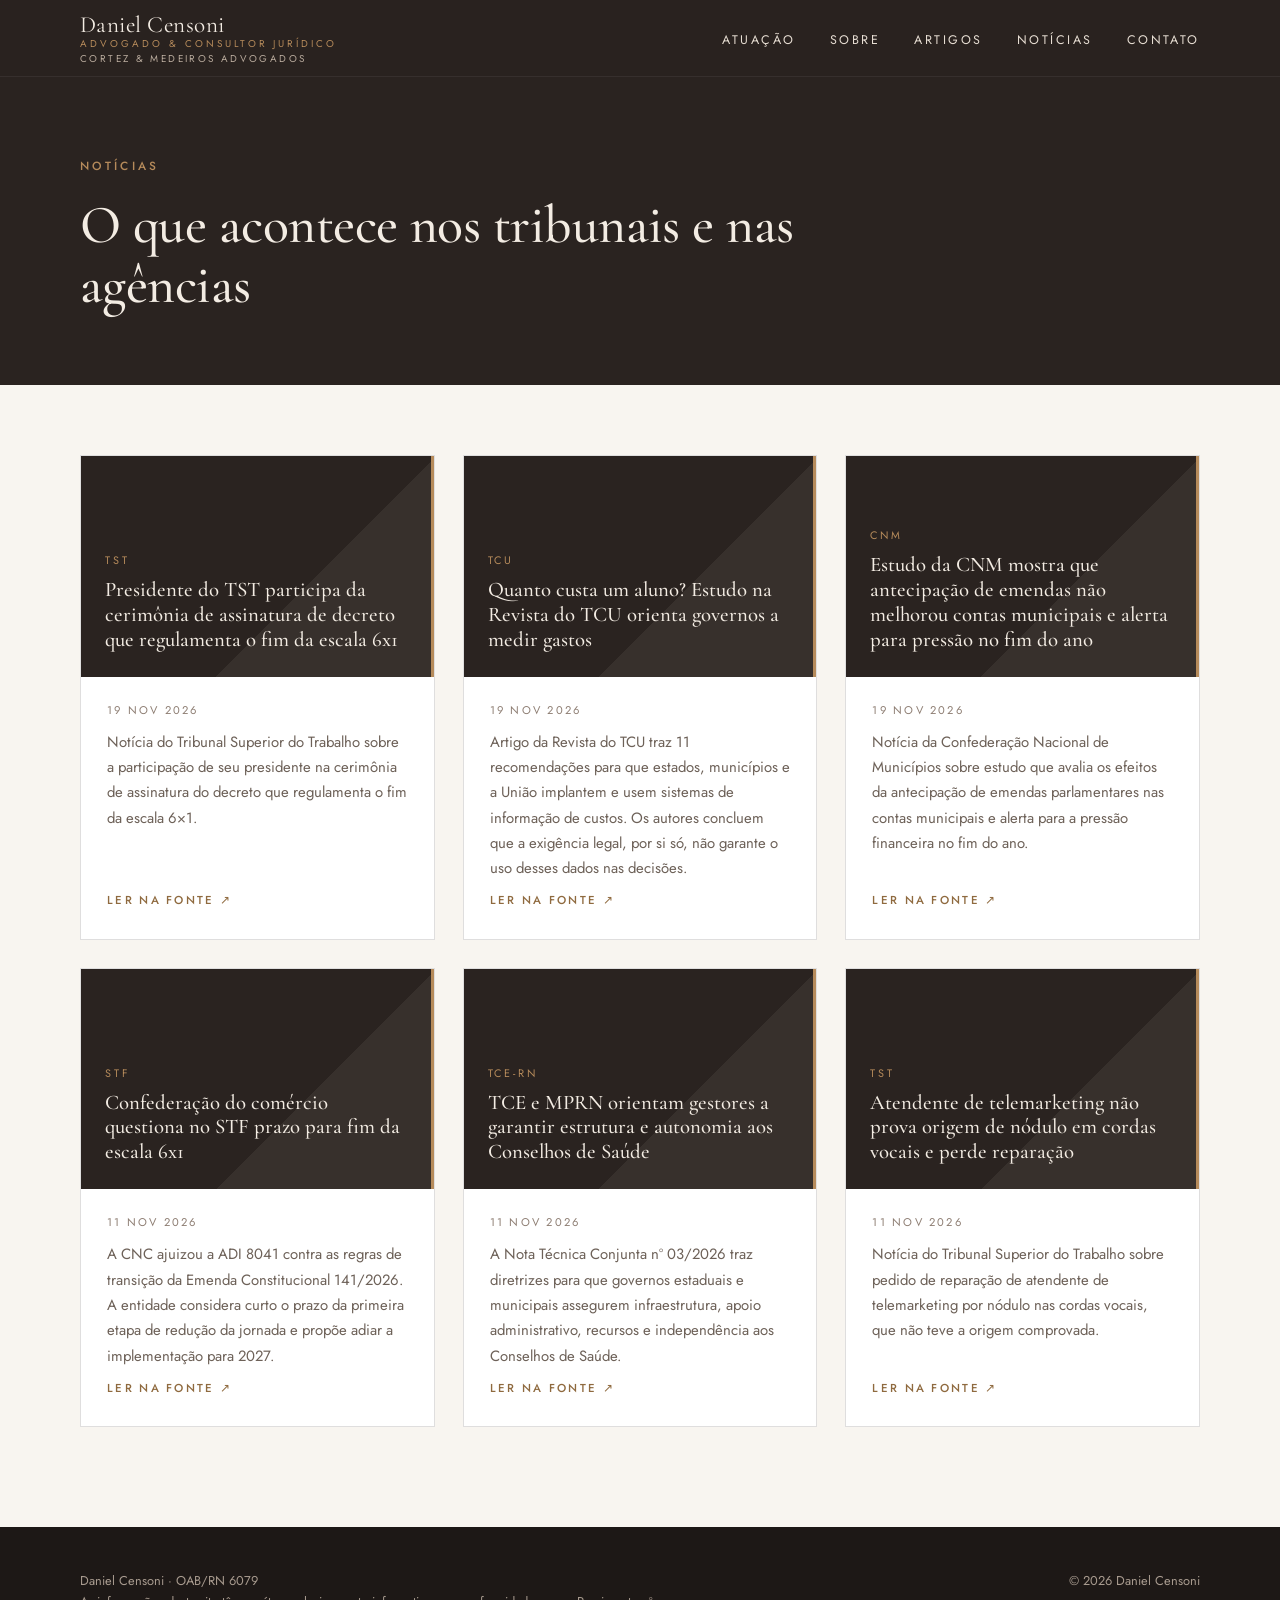
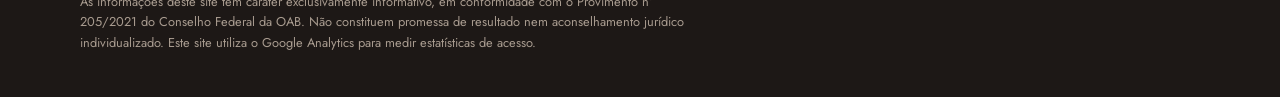
<file: noticias.html>
<!DOCTYPE html><html lang="pt-BR"><head><meta charset="utf-8"><meta name="viewport" content="width=device-width,initial-scale=1"><script async src="https://www.googletagmanager.com/gtm.js?id=GTM-W6ZTT4NZ"></script><script>window.dataLayer=window.dataLayer||[];function gtag(){dataLayer.push(arguments);}gtag('js',new Date());</script>
<title>Notícias | Daniel Censoni</title><meta name="description" content="Notícias selecionadas de tribunais e agências sobre direito trabalhista, licitações e contratos públicos.">
<meta property="og:title" content="Notícias | Daniel Censoni"><meta property="og:description" content="Notícias selecionadas de tribunais e agências sobre direito trabalhista, licitações e contratos públicos."><meta property="og:type" content="website"><meta property="og:locale" content="pt_BR">
<meta name="theme-color" content="#2a2320"><link rel="canonical" href="https://danielcensoni.github.io/noticias.html"><link rel="preconnect" href="https://fonts.googleapis.com"><link rel="preconnect" href="https://fonts.gstatic.com" crossorigin><link href="https://fonts.googleapis.com/css2?family=Cormorant+Garamond:ital,wght@0,500;0,600;1,500&family=Jost:wght@400;500&display=swap" rel="stylesheet"><link rel="stylesheet" href="style.css"></head><body><header class="top" data-solid="1"><div class="wrap nav"><a class="brand" href="index.html">Daniel Censoni<small>Advogado &amp; Consultor Jurídico</small><small class="sub">Cortez &amp; Medeiros Advogados</small></a>
<button class="burger" aria-label="Menu">&#9776;</button>
<ul class="menu"><li><a href="index.html#areas">Atuação</a></li><li><a href="index.html#sobre">Sobre</a></li><li><a href="artigos.html">Artigos</a></li><li><a href="noticias.html">Notícias</a></li><li><a href="index.html#contato">Contato</a></li></ul></div></header>
<div class="page-hero"><div class="wrap"><span class="eyebrow">Notícias</span><h1>O que acontece nos tribunais e nas agências</h1></div></div>
<div class="wrap list-page"><div class="grid3"><a class="card rv" href="https://www.tst.jus.br/-/presidente-do-tst-participa-da-cerimonia-de-assinatura-de-decreto-que-regulamenta-o-fim-da-escala-6x1" target="_blank" rel="noopener"><div class="cover"><span>TST</span><b>Presidente do TST participa da cerimônia de assinatura de decreto que regulamenta o fim da escala 6x1</b></div><div class="body"><div class="meta">19 nov 2026</div><p>Notícia do Tribunal Superior do Trabalho sobre a participação de seu presidente na cerimônia de assinatura do decreto que regulamenta o fim da escala 6×1.</p><span class="more">Ler na fonte &#8599;</span></div></a><a class="card rv" href="https://portal.tcu.gov.br/imprensa/noticias/quanto-custa-um-aluno-estudo-na-revista-do-tcu-orienta-governos-a-medir-gastos" target="_blank" rel="noopener"><div class="cover"><span>TCU</span><b>Quanto custa um aluno? Estudo na Revista do TCU orienta governos a medir gastos</b></div><div class="body"><div class="meta">19 nov 2026</div><p>Artigo da Revista do TCU traz 11 recomendações para que estados, municípios e a União implantem e usem sistemas de informação de custos. Os autores concluem que a exigência legal, por si só, não garante o uso desses dados nas decisões.</p><span class="more">Ler na fonte &#8599;</span></div></a><a class="card rv" href="https://cnm.org.br/comunicacao/noticias/estudo-da-cnm-mostra-que-antecipacao-de-emendas-nao-melhorou-contas-municipais-e-alerta-para-pressao-no-fim-do-ano" target="_blank" rel="noopener"><div class="cover"><span>CNM</span><b>Estudo da CNM mostra que antecipação de emendas não melhorou contas municipais e alerta para pressão no fim do ano</b></div><div class="body"><div class="meta">19 nov 2026</div><p>Notícia da Confederação Nacional de Municípios sobre estudo que avalia os efeitos da antecipação de emendas parlamentares nas contas municipais e alerta para a pressão financeira no fim do ano.</p><span class="more">Ler na fonte &#8599;</span></div></a><a class="card rv" href="https://noticias.stf.jus.br/postsnoticias/confederacao-do-comercio-questiona-no-stf-prazo-para-fim-da-escala-6x1/" target="_blank" rel="noopener"><div class="cover"><span>STF</span><b>Confederação do comércio questiona no STF prazo para fim da escala 6x1</b></div><div class="body"><div class="meta">11 nov 2026</div><p>A CNC ajuizou a ADI 8041 contra as regras de transição da Emenda Constitucional 141/2026. A entidade considera curto o prazo da primeira etapa de redução da jornada e propõe adiar a implementação para 2027.</p><span class="more">Ler na fonte &#8599;</span></div></a><a class="card rv" href="https://www.tce.rn.gov.br/Noticias/NoticiaDetalhada/8140#gsc.tab=0" target="_blank" rel="noopener"><div class="cover"><span>TCE-RN</span><b>TCE e MPRN orientam gestores a garantir estrutura e autonomia aos Conselhos de Saúde</b></div><div class="body"><div class="meta">11 nov 2026</div><p>A Nota Técnica Conjunta nº 03/2026 traz diretrizes para que governos estaduais e municipais assegurem infraestrutura, apoio administrativo, recursos e independência aos Conselhos de Saúde.</p><span class="more">Ler na fonte &#8599;</span></div></a><a class="card rv" href="https://www.tst.jus.br/-/atendente-de-telemarketing-nao-prova-origem-de-nodulo-em-cordas-vocais-e-perde-reparacao" target="_blank" rel="noopener"><div class="cover"><span>TST</span><b>Atendente de telemarketing não prova origem de nódulo em cordas vocais e perde reparação</b></div><div class="body"><div class="meta">11 nov 2026</div><p>Notícia do Tribunal Superior do Trabalho sobre pedido de reparação de atendente de telemarketing por nódulo nas cordas vocais, que não teve a origem comprovada.</p><span class="more">Ler na fonte &#8599;</span></div></a></div></div><footer><div class="wrap"><p>Daniel Censoni &middot; OAB/RN 6079<br>As informações deste site têm caráter exclusivamente informativo, em conformidade com o Provimento nº 205/2021 do Conselho Federal da OAB. Não constituem promessa de resultado nem aconselhamento jurídico individualizado. Este site utiliza o Google Analytics para medir estatísticas de acesso.</p><p>&copy; 2026 Daniel Censoni</p></div></footer><script>
(function(){var h=document.querySelector('header.top');function s(){h.classList.toggle('solid',window.scrollY>20||h.dataset.solid)}s();addEventListener('scroll',s,{passive:true});
var b=document.querySelector('.burger'),m=document.querySelector('.menu');b.addEventListener('click',function(){m.classList.toggle('open')});m.addEventListener('click',function(){m.classList.remove('open')});
var els=document.querySelectorAll('.rv');if('IntersectionObserver' in window){var o=new IntersectionObserver(function(x){x.forEach(function(i){if(i.isIntersecting){i.target.classList.add('in');o.unobserve(i.target)}})},{threshold:.12});els.forEach(function(i){o.observe(i)})}else{els.forEach(function(i){i.classList.add('in')})}})();
</script></body></html>
</file>
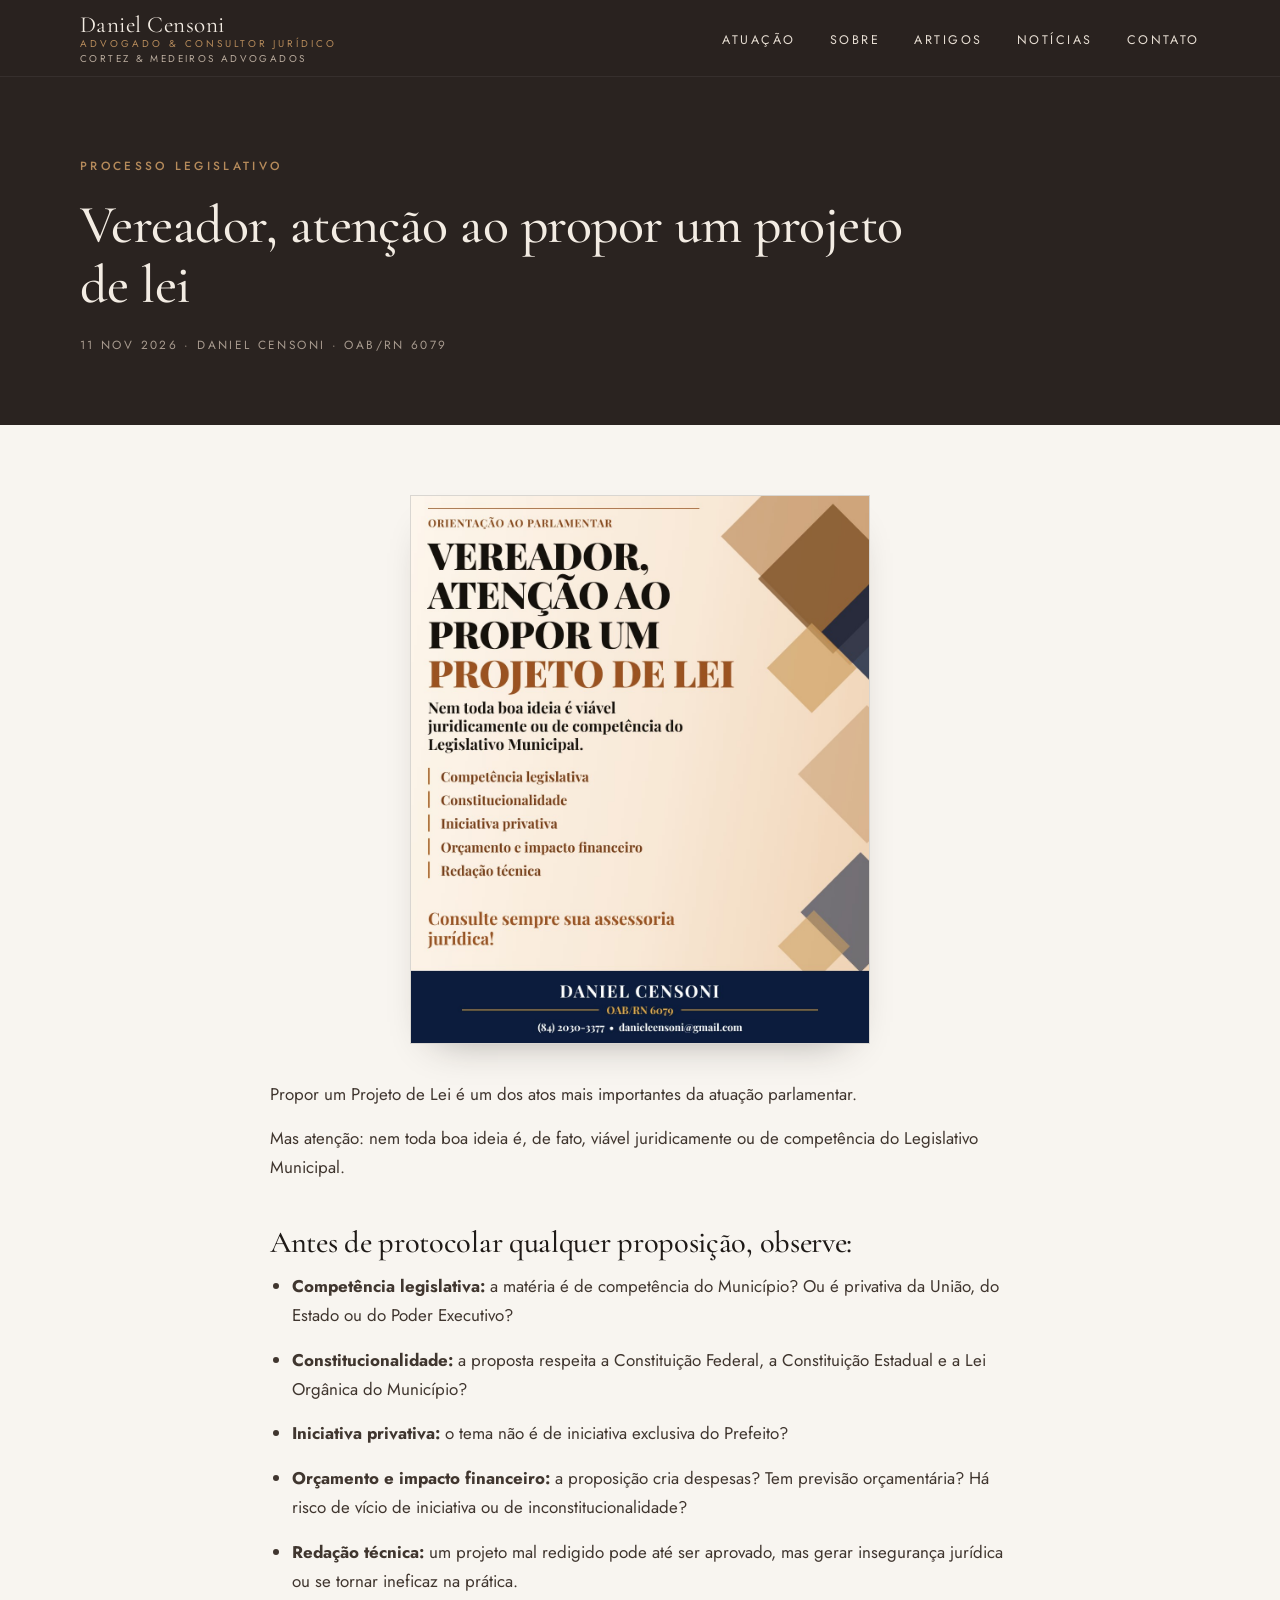
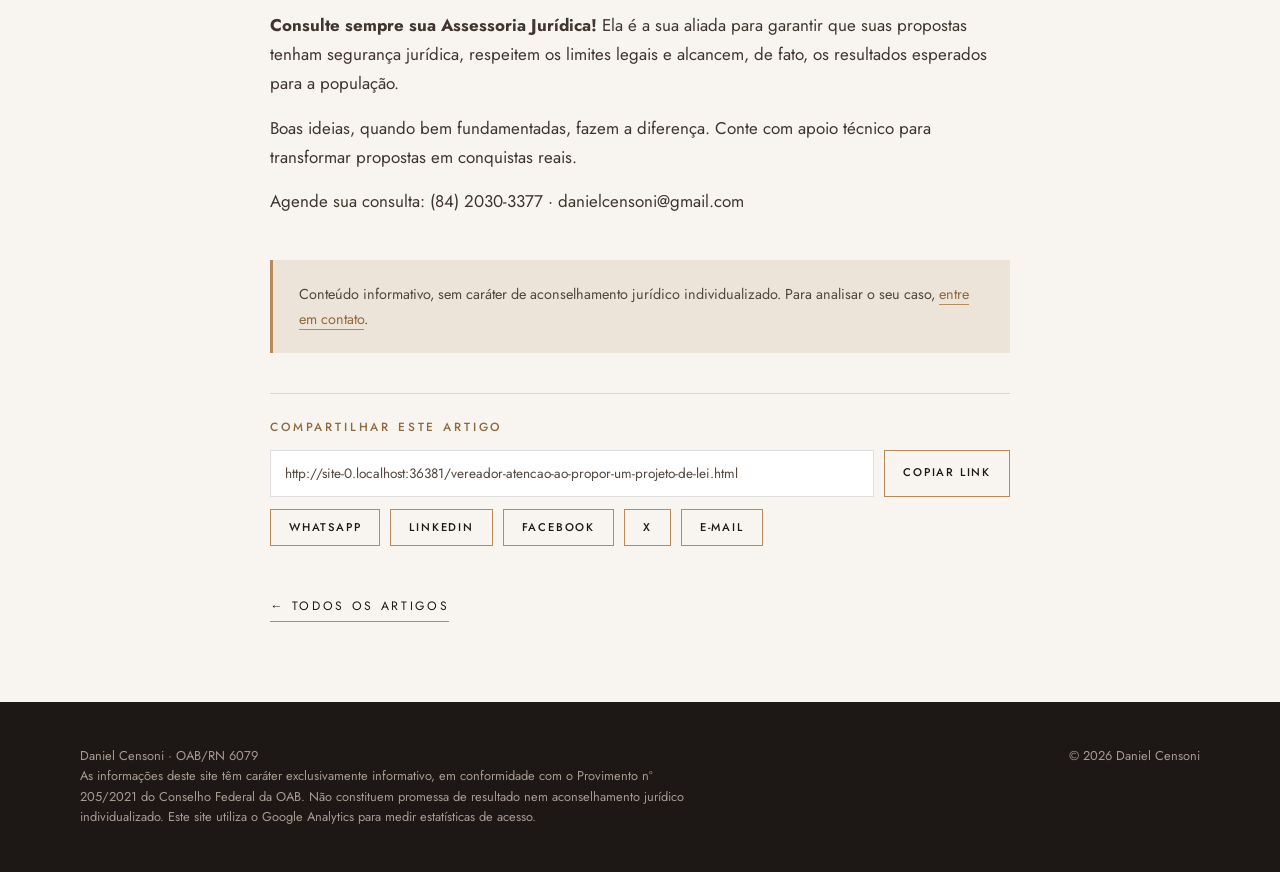
<file: vereador-atencao-ao-propor-um-projeto-de-lei.html>
<!DOCTYPE html><html lang="pt-BR"><head><meta charset="utf-8"><meta name="viewport" content="width=device-width,initial-scale=1"><script async src="https://www.googletagmanager.com/gtm.js?id=GTM-W6ZTT4NZ"></script><script>window.dataLayer=window.dataLayer||[];function gtag(){dataLayer.push(arguments);}gtag('js',new Date());</script>
<title>Vereador, atenção ao propor um projeto de lei | Daniel Censoni</title><meta name="description" content="Nem toda boa ideia é viável juridicamente ou de competência do Legislativo Municipal. Veja o que observar antes de protocolar uma proposição.">
<meta property="og:title" content="Vereador, atenção ao propor um projeto de lei | Daniel Censoni"><meta property="og:description" content="Nem toda boa ideia é viável juridicamente ou de competência do Legislativo Municipal. Veja o que observar antes de protocolar uma proposição."><meta property="og:type" content="website"><meta property="og:locale" content="pt_BR">
<meta name="theme-color" content="#2a2320"><link rel="canonical" href="https://danielcensoni.github.io/vereador-atencao-ao-propor-um-projeto-de-lei.html"><meta property="og:image" content="https://danielcensoni.github.io/img-projeto-de-lei-vereador.jpg"><meta property="og:url" content="https://danielcensoni.github.io/vereador-atencao-ao-propor-um-projeto-de-lei.html"><meta name="twitter:card" content="summary_large_image"><link rel="preconnect" href="https://fonts.googleapis.com"><link rel="preconnect" href="https://fonts.gstatic.com" crossorigin><link href="https://fonts.googleapis.com/css2?family=Cormorant+Garamond:ital,wght@0,500;0,600;1,500&family=Jost:wght@400;500&display=swap" rel="stylesheet"><link rel="stylesheet" href="style.css"></head><body><script type="application/ld+json">{"@context":"https://schema.org","@type":"Article","headline":"Vereador, atenção ao propor um projeto de lei","datePublished":"2026-11-11","author":{"@type":"Person","name":"Daniel Censoni"}}</script><header class="top" data-solid="1"><div class="wrap nav"><a class="brand" href="index.html">Daniel Censoni<small>Advogado &amp; Consultor Jurídico</small><small class="sub">Cortez &amp; Medeiros Advogados</small></a>
<button class="burger" aria-label="Menu">&#9776;</button>
<ul class="menu"><li><a href="index.html#areas">Atuação</a></li><li><a href="index.html#sobre">Sobre</a></li><li><a href="artigos.html">Artigos</a></li><li><a href="noticias.html">Notícias</a></li><li><a href="index.html#contato">Contato</a></li></ul></div></header>
<div class="page-hero"><div class="wrap"><span class="eyebrow">Processo Legislativo</span><h1>Vereador, atenção ao propor um projeto de lei</h1><div class="meta">11 nov 2026 &middot; Daniel Censoni &middot; OAB/RN 6079</div></div></div>
<article class="article"><figure class="fig"><img src="img-projeto-de-lei-vereador.jpg" alt="Vereador, atenção ao propor um projeto de lei"></figure>
<p>Propor um Projeto de Lei é um dos atos mais importantes da atuação parlamentar.</p>
<p>Mas atenção: nem toda boa ideia é, de fato, viável juridicamente ou de competência do Legislativo Municipal.</p>
<h2>Antes de protocolar qualquer proposição, observe:</h2>
<ul>
<li><strong>Competência legislativa:</strong> a matéria é de competência do Município? Ou é privativa da União, do Estado ou do Poder Executivo?</li>
<li><strong>Constitucionalidade:</strong> a proposta respeita a Constituição Federal, a Constituição Estadual e a Lei Orgânica do Município?</li>
<li><strong>Iniciativa privativa:</strong> o tema não é de iniciativa exclusiva do Prefeito?</li>
<li><strong>Orçamento e impacto financeiro:</strong> a proposição cria despesas? Tem previsão orçamentária? Há risco de vício de iniciativa ou de inconstitucionalidade?</li>
<li><strong>Redação técnica:</strong> um projeto mal redigido pode até ser aprovado, mas gerar insegurança jurídica ou se tornar ineficaz na prática.</li>
</ul>
<p><strong>Consulte sempre sua Assessoria Jurídica!</strong> Ela é a sua aliada para garantir que suas propostas tenham segurança jurídica, respeitem os limites legais e alcancem, de fato, os resultados esperados para a população.</p>
<p>Boas ideias, quando bem fundamentadas, fazem a diferença. Conte com apoio técnico para transformar propostas em conquistas reais.</p>
<p>Agende sua consulta: (84) 2030-3377 &middot; danielcensoni@gmail.com</p>
<div class="note">Conteúdo informativo, sem caráter de aconselhamento jurídico individualizado. Para analisar o seu caso, <a href="index.html#contato" style="color:var(--cu2);border-bottom:1px solid var(--cu)">entre em contato</a>.</div><div class="share" data-title="Vereador, atenção ao propor um projeto de lei"><h3>Compartilhar este artigo</h3>
<div class="linkrow"><input type="text" readonly aria-label="Link do artigo"><button type="button" class="sbtn copy">Copiar link</button></div>
<div class="row"><a class="sbtn" data-k="wa" target="_blank" rel="noopener">WhatsApp</a><a class="sbtn" data-k="li" target="_blank" rel="noopener">LinkedIn</a><a class="sbtn" data-k="fb" target="_blank" rel="noopener">Facebook</a><a class="sbtn" data-k="x" target="_blank" rel="noopener">X</a><a class="sbtn" data-k="em" target="_blank" rel="noopener">E-mail</a><button type="button" class="sbtn native" hidden>Mais opções</button></div></div></article>
<div class="wrap" style="width:min(740px,92%)"><a class="back" href="artigos.html">&larr; Todos os artigos</a></div><script>(function(){var box=document.querySelector('.share');if(!box)return;var url=location.href.split('#')[0],t=box.dataset.title,e=encodeURIComponent,inp=box.querySelector('input'),cp=box.querySelector('.copy');inp.value=url;
var m={wa:'https://wa.me/?text='+e(t+' '+url),li:'https://www.linkedin.com/sharing/share-offsite/?url='+e(url),fb:'https://www.facebook.com/sharer/sharer.php?u='+e(url),x:'https://twitter.com/intent/tweet?text='+e(t)+'&url='+e(url),em:'mailto:?subject='+e(t)+'&body='+e(t)+'%0A%0A'+e(url)};
box.querySelectorAll('a[data-k]').forEach(function(a){a.href=m[a.dataset.k]});
function done(msg){cp.textContent=msg;setTimeout(function(){cp.textContent='Copiar link'},2200)}
function fb(){inp.focus();inp.select();var ok=false;try{ok=document.execCommand('copy')}catch(x){}done(ok?'Link copiado':'Pressione Ctrl+C')}
cp.addEventListener('click',function(){try{navigator.clipboard.writeText(url).then(function(){done('Link copiado')},fb)}catch(x){fb()}});
inp.addEventListener('focus',function(){inp.select()});
var ns=box.querySelector('.native');if(navigator.share){ns.hidden=false;ns.addEventListener('click',function(){navigator.share({title:t,url:url}).catch(function(){})})}})();</script><footer><div class="wrap"><p>Daniel Censoni &middot; OAB/RN 6079<br>As informações deste site têm caráter exclusivamente informativo, em conformidade com o Provimento nº 205/2021 do Conselho Federal da OAB. Não constituem promessa de resultado nem aconselhamento jurídico individualizado. Este site utiliza o Google Analytics para medir estatísticas de acesso.</p><p>&copy; 2026 Daniel Censoni</p></div></footer><script>
(function(){var h=document.querySelector('header.top');function s(){h.classList.toggle('solid',window.scrollY>20||h.dataset.solid)}s();addEventListener('scroll',s,{passive:true});
var b=document.querySelector('.burger'),m=document.querySelector('.menu');b.addEventListener('click',function(){m.classList.toggle('open')});m.addEventListener('click',function(){m.classList.remove('open')});
var els=document.querySelectorAll('.rv');if('IntersectionObserver' in window){var o=new IntersectionObserver(function(x){x.forEach(function(i){if(i.isIntersecting){i.target.classList.add('in');o.unobserve(i.target)}})},{threshold:.12});els.forEach(function(i){o.observe(i)})}else{els.forEach(function(i){i.classList.add('in')})}})();
</script></body></html>
</file>
<file: style.css>
:root{--ink:#1f1a17;--esp:#2a2320;--esp2:#37302c;--taupe:#8d7d72;--sand:#ece4d9;--ivory:#f8f5f0;--cu:#b68b5b;--cu2:#8f6a3f;--line:rgba(31,26,23,.14);--serif:'Cormorant Garamond',Georgia,'Times New Roman',serif;--sans:'Jost','Helvetica Neue',Arial,sans-serif}
*{box-sizing:border-box;margin:0;padding:0}
html{scroll-behavior:smooth;scroll-padding-top:80px}
body{font-family:var(--sans);font-weight:400;color:var(--ink);background:var(--ivory);line-height:1.7;font-size:17px;-webkit-font-smoothing:antialiased}
a{color:inherit;text-decoration:none}
img{max-width:100%;display:block}
.wrap{width:min(1120px,92%);margin:0 auto}
.eyebrow{font-size:.74rem;letter-spacing:.28em;text-transform:uppercase;color:var(--cu);font-weight:500}
h1,h2,h3{font-family:var(--serif);font-weight:500;line-height:1.12;letter-spacing:-.01em}
/* header */
header.top{position:fixed;inset:0 0 auto 0;z-index:50;transition:background .3s,box-shadow .3s}
header.top.solid{background:rgba(42,35,32,.96);backdrop-filter:blur(8px);box-shadow:0 1px 0 rgba(255,255,255,.06)}
.nav{display:flex;align-items:center;justify-content:space-between;height:76px}
.brand{font-family:var(--serif);color:#f3ece3;font-size:1.45rem;letter-spacing:.02em}
.brand small{display:block;font-family:var(--sans);font-size:.62rem;letter-spacing:.3em;text-transform:uppercase;color:var(--cu);margin-top:-2px}
.menu{display:flex;gap:34px;list-style:none}
.menu a{color:#e7ded3;font-size:.78rem;letter-spacing:.2em;text-transform:uppercase;transition:color .2s}
.menu a:hover{color:var(--cu)}
.burger{display:none;background:none;border:0;color:#f3ece3;font-size:1.6rem;cursor:pointer}
/* hero */
.hero{position:relative;background:var(--esp);color:#f3ece3;min-height:min(100svh,880px);display:flex;align-items:center;overflow:hidden;padding:120px 0 80px}
.hero::before{content:"";position:absolute;right:0;top:0;bottom:0;width:48%;background:var(--esp2);clip-path:polygon(24% 0,100% 0,100% 100%,0 100%)}
.hero::after{content:"";position:absolute;right:0;top:0;bottom:0;width:48%;background:linear-gradient(var(--cu),rgba(182,139,91,.1) 75%);clip-path:polygon(24% 0,calc(24% + 2px) 0,2px 100%,0 100%);z-index:1}
.hero .wrap{position:relative;z-index:2;display:grid;grid-template-columns:1.25fr .75fr;gap:60px;align-items:center}
.hero h1{font-size:clamp(2.5rem,5.4vw,4.6rem);margin:22px 0 26px;color:#faf5ee}
.hero h1 em{font-style:italic;color:var(--cu)}
.hero p.lead{max-width:540px;color:#cfc4b8;font-size:1.08rem}
.cta{display:flex;gap:16px;flex-wrap:wrap;margin-top:38px}
.btn{display:inline-block;padding:15px 30px;font-size:.76rem;letter-spacing:.22em;text-transform:uppercase;border:1px solid var(--cu);transition:all .25s;font-weight:500}
.btn.fill{background:var(--cu);color:#1f1a17}
.btn.fill:hover{background:#c99d6b}
.btn.ghost{color:#f3ece3}
.btn.ghost:hover{background:rgba(182,139,91,.15)}
.hero ol{list-style:none;counter-reset:a}
.hero ol li{counter-increment:a;padding:17px 0;border-bottom:1px solid rgba(255,255,255,.1);font-family:var(--serif);font-size:1.32rem;color:#e9dfd3;display:flex;gap:18px;align-items:baseline}
.hero ol li::before{content:"0" counter(a);font-family:var(--sans);font-size:.72rem;letter-spacing:.2em;color:var(--cu)}
.hero ol li:first-child{border-top:1px solid rgba(255,255,255,.1)}
.hero .tag{font-size:.7rem;letter-spacing:.28em;text-transform:uppercase;color:#9d8f83;margin-bottom:12px}
/* sections */
section{padding:112px 0}
.head{max-width:640px;margin-bottom:56px}
.head h2{font-size:clamp(2rem,3.6vw,3rem);margin-top:14px}
.head p{color:#6d6158;margin-top:16px}
/* areas */
.areas{display:grid;grid-template-columns:repeat(12,1fr);gap:1px;background:var(--line);border:1px solid var(--line)}
.area{background:var(--ivory);padding:38px 30px;grid-column:span 3;transition:background .3s}
.area:hover{background:#fff}
.area.big{grid-column:span 6;background:var(--esp);color:#f3ece3}
.area.big:hover{background:var(--esp2)}
.area .n{font-size:.72rem;letter-spacing:.24em;color:var(--cu)}
.area h3{font-size:1.65rem;margin:14px 0 12px}
.area.big h3{font-size:2rem}
.area p{font-size:.95rem;color:#6d6158}
.area.big p{color:#c9bdb0}
/* sobre */
.about{background:var(--sand)}
.about .wrap{display:grid;grid-template-columns:.8fr 1.2fr;gap:80px;align-items:center}
.frame{aspect-ratio:4/5;background:var(--esp);position:relative;display:grid;place-items:center;color:var(--cu);font-family:var(--serif);font-size:6rem}
.frame::after{content:"";position:absolute;inset:18px;border:1px solid rgba(182,139,91,.55);right:-18px;bottom:-18px;z-index:-1}
.frame img{width:100%;height:100%;object-fit:cover}
.about h2{font-size:clamp(2rem,3.4vw,2.8rem);margin:14px 0 22px}
.about p{color:#52463d;margin-bottom:16px}
.facts{display:flex;gap:40px;margin-top:30px;padding-top:26px;border-top:1px solid var(--line)}
.facts b{display:block;font-family:var(--serif);font-size:1.5rem;font-weight:500}
.facts span{font-size:.72rem;letter-spacing:.2em;text-transform:uppercase;color:var(--taupe)}
/* cards */
.grid3{display:grid;grid-template-columns:repeat(3,1fr);gap:28px}
.card{display:flex;flex-direction:column;background:#fff;border:1px solid var(--line);transition:transform .3s,box-shadow .3s}
.card:hover{transform:translateY(-4px);box-shadow:0 18px 40px -22px rgba(31,26,23,.35)}
.cover{aspect-ratio:16/10;background:linear-gradient(135deg,var(--esp) 0 62%,var(--esp2) 62%);color:#f3ece3;padding:24px;display:flex;flex-direction:column;justify-content:flex-end;position:relative;overflow:hidden}
.cover::after{content:"";position:absolute;right:0;top:0;bottom:0;width:3px;background:var(--cu)}
.cover span{font-size:.68rem;letter-spacing:.26em;text-transform:uppercase;color:var(--cu)}
.cover b{font-family:var(--serif);font-weight:500;font-size:1.3rem;line-height:1.2;margin-top:8px}
.cover img{position:absolute;inset:0;width:100%;height:100%;object-fit:cover}
.card .body{padding:24px 26px 28px;display:flex;flex-direction:column;gap:10px;flex:1}
.card h3{font-size:1.42rem}
.card p{font-size:.93rem;color:#6d6158}
.card .meta{font-size:.7rem;letter-spacing:.2em;text-transform:uppercase;color:var(--taupe)}
.card .more{margin-top:auto;font-size:.72rem;letter-spacing:.2em;text-transform:uppercase;color:var(--cu2);font-weight:500}
.badge{display:inline-block;font-size:.62rem;letter-spacing:.18em;text-transform:uppercase;background:var(--sand);color:var(--cu2);padding:3px 9px;margin-left:8px}
.allink{margin-top:44px;text-align:center}
.allink a{font-size:.76rem;letter-spacing:.22em;text-transform:uppercase;border-bottom:1px solid var(--cu);padding-bottom:5px}
.news{background:#fff}
.news .card{background:var(--ivory)}
/* contato */
.contact{background:var(--esp);color:#f3ece3}
.contact .wrap{display:grid;grid-template-columns:1fr 1fr;gap:80px}
.contact h2{font-size:clamp(2rem,3.6vw,3rem);margin:14px 0 20px}
.contact p{color:#cfc4b8}
.contact dl{display:grid;gap:26px}
.contact dt{font-size:.7rem;letter-spacing:.26em;text-transform:uppercase;color:var(--cu)}
.contact dd{font-family:var(--serif);font-size:1.6rem;margin-top:4px;word-break:break-word}
footer{background:#1d1816;color:#a89b8f;padding:44px 0;font-size:.8rem}
footer .wrap{display:flex;justify-content:space-between;gap:30px;flex-wrap:wrap}
footer p{max-width:620px;line-height:1.6}
/* artigo */
.page-hero{background:var(--esp);color:#f3ece3;padding:150px 0 70px}
.page-hero h1{font-size:clamp(2rem,4.2vw,3.4rem);max-width:860px;margin-top:16px}
.page-hero .meta{margin-top:20px;font-size:.74rem;letter-spacing:.2em;text-transform:uppercase;color:#a89b8f}
.article{width:min(740px,92%);margin:0 auto;padding:70px 0 40px}
.article h2{font-size:1.9rem;margin:44px 0 12px}
.article p,.article li{color:#40362f;margin-bottom:16px;font-size:1.06rem}
.article ul,.article ol{padding-left:22px;margin-bottom:16px}
.article .cover{margin-bottom:40px}
.note{margin-top:44px;padding:22px 26px;background:var(--sand);border-left:3px solid var(--cu);font-size:.9rem;color:#52463d}
.back{display:inline-block;margin:10px 0 80px;font-size:.76rem;letter-spacing:.22em;text-transform:uppercase;border-bottom:1px solid var(--cu);padding-bottom:4px}
.list-page{padding:70px 0 100px}
/* motion */
.rv{opacity:0;transform:translateY(22px);transition:opacity .8s,transform .8s}
.rv.in{opacity:1;transform:none}
@media(prefers-reduced-motion:reduce){.rv{opacity:1;transform:none;transition:none}html{scroll-behavior:auto}}
@media(max-width:900px){
 .menu{display:none;position:absolute;top:76px;left:0;right:0;background:var(--esp);flex-direction:column;gap:0;padding:10px 0 20px}
 .menu.open{display:flex}.menu li{padding:14px 5%}
 .burger{display:block}
 .hero::before,.hero::after{display:none}
 .hero .wrap,.about .wrap,.contact .wrap{grid-template-columns:1fr;gap:44px}
 .hero{padding-top:110px}
 .areas{grid-template-columns:1fr}.area,.area.big{grid-column:auto}
 .grid3{grid-template-columns:1fr}
 section{padding:80px 0}
 .frame{max-width:320px}
}

.cover .orn{position:absolute;right:28px;top:6px;font-family:var(--serif);font-size:7rem;font-style:normal;color:rgba(182,139,91,.28);line-height:1}
.rv{will-change:opacity}

.team{display:grid;grid-template-columns:repeat(3,1fr);gap:1px;background:var(--line);border:1px solid var(--line)}
.mem{background:var(--ivory);padding:36px 34px;display:flex;flex-direction:column;gap:6px;transition:background .3s}
.mem:hover{background:#fff}
.mem .ini{font-family:var(--serif);font-size:2.2rem;color:var(--cu);line-height:1;margin-bottom:14px;padding-bottom:14px;border-bottom:1px solid var(--line)}
.mem h3{font-size:1.6rem}
.mem p{font-size:.72rem;letter-spacing:.22em;text-transform:uppercase;color:var(--taupe)}
@media(max-width:900px){.team{grid-template-columns:1fr 1fr}}
@media(max-width:520px){.team{grid-template-columns:1fr}}

.about .wrap.crew{display:block;margin-top:56px;padding-top:30px;border-top:1px solid var(--line)}
.crew p{margin:10px 0 18px;font-size:.92rem;color:#6d6158}
.crew ul{list-style:none;display:grid;grid-template-columns:1fr 1fr;gap:0 48px}
.crew li{padding:11px 0;border-bottom:1px solid var(--line);font-size:.92rem;line-height:1.45}
.crew li b{font-weight:500;display:block;color:var(--ink)}
.crew li span{color:#7a6d63;font-size:.84rem}
@media(max-width:700px){.crew ul{grid-template-columns:1fr}}

.brand{line-height:1.25}
.brand small.sub{color:#b9ab9d;margin-top:3px;letter-spacing:.24em}
@media(max-width:900px){.brand small.sub{font-size:.58rem}}

.construction{background:var(--cu);color:#1f1a17;text-align:center;font-size:.68rem;letter-spacing:.2em;text-transform:uppercase;padding:7px 12px;font-weight:500;line-height:1.4}
@media(max-width:900px){.menu{top:76px}}

.cover img{object-position:top}
.fig{margin:0 0 36px}
.fig img{width:min(460px,100%);margin:0 auto;border:1px solid var(--line);box-shadow:0 18px 40px -26px rgba(31,26,23,.45)}

.hero ol li a{flex:1;transition:color .2s,transform .2s}
.hero ol li a:hover{color:var(--cu);transform:translateX(4px)}
.hero ol li{cursor:pointer}
.hero .fields{margin-top:18px;font-size:.74rem;letter-spacing:.16em;text-transform:uppercase;color:var(--cu);max-width:560px;line-height:1.9}
.area{scroll-margin-top:100px}

.share{margin-top:40px;padding-top:26px;border-top:1px solid var(--line)}
.share h3{font-family:var(--sans);font-size:.74rem;letter-spacing:.24em;text-transform:uppercase;color:var(--cu2);font-weight:500;margin-bottom:16px}
.linkrow{display:flex;gap:10px;margin-bottom:12px}
.linkrow input{flex:1;min-width:0;padding:11px 14px;border:1px solid var(--line);background:#fff;font:inherit;font-size:.85rem;color:#52463d}
.share .row{display:flex;flex-wrap:wrap;gap:10px}
.sbtn{display:inline-block;padding:11px 18px;border:1px solid var(--cu);background:none;color:var(--ink);font:inherit;font-size:.7rem;letter-spacing:.16em;text-transform:uppercase;cursor:pointer;transition:background .2s,color .2s;font-weight:500;line-height:1.2}
.sbtn:hover{background:var(--cu);color:#1f1a17}
.sbtn[hidden]{display:none}

.newart{display:flex;align-items:center;gap:12px;max-width:560px;margin:0 0 30px;padding:11px 16px;background:rgba(255,255,255,.04);border:1px solid rgba(182,139,91,.45);text-decoration:none;transition:background .2s,border-color .2s}
.newart:hover{background:rgba(182,139,91,.12);border-color:var(--cu)}
.newart .dot{width:7px;height:7px;border-radius:50%;background:var(--cu);flex:none;animation:npulse 1.8s infinite}
.newart b{font-weight:500;font-size:.68rem;letter-spacing:.2em;text-transform:uppercase;color:var(--cu);flex:none}
.newart .tt{flex:1;min-width:0;font-size:.9rem;line-height:1.35;color:#f3ece3}
.newart i{font-style:normal;color:var(--cu);flex:none;transition:transform .2s}
.newart:hover i{transform:translateX(4px)}
@keyframes npulse{0%{box-shadow:0 0 0 0 rgba(182,139,91,.7)}70%{box-shadow:0 0 0 7px rgba(182,139,91,0)}100%{box-shadow:0 0 0 0 rgba(182,139,91,0)}}
@media(prefers-reduced-motion:reduce){.newart .dot{animation:none}}
</file>
